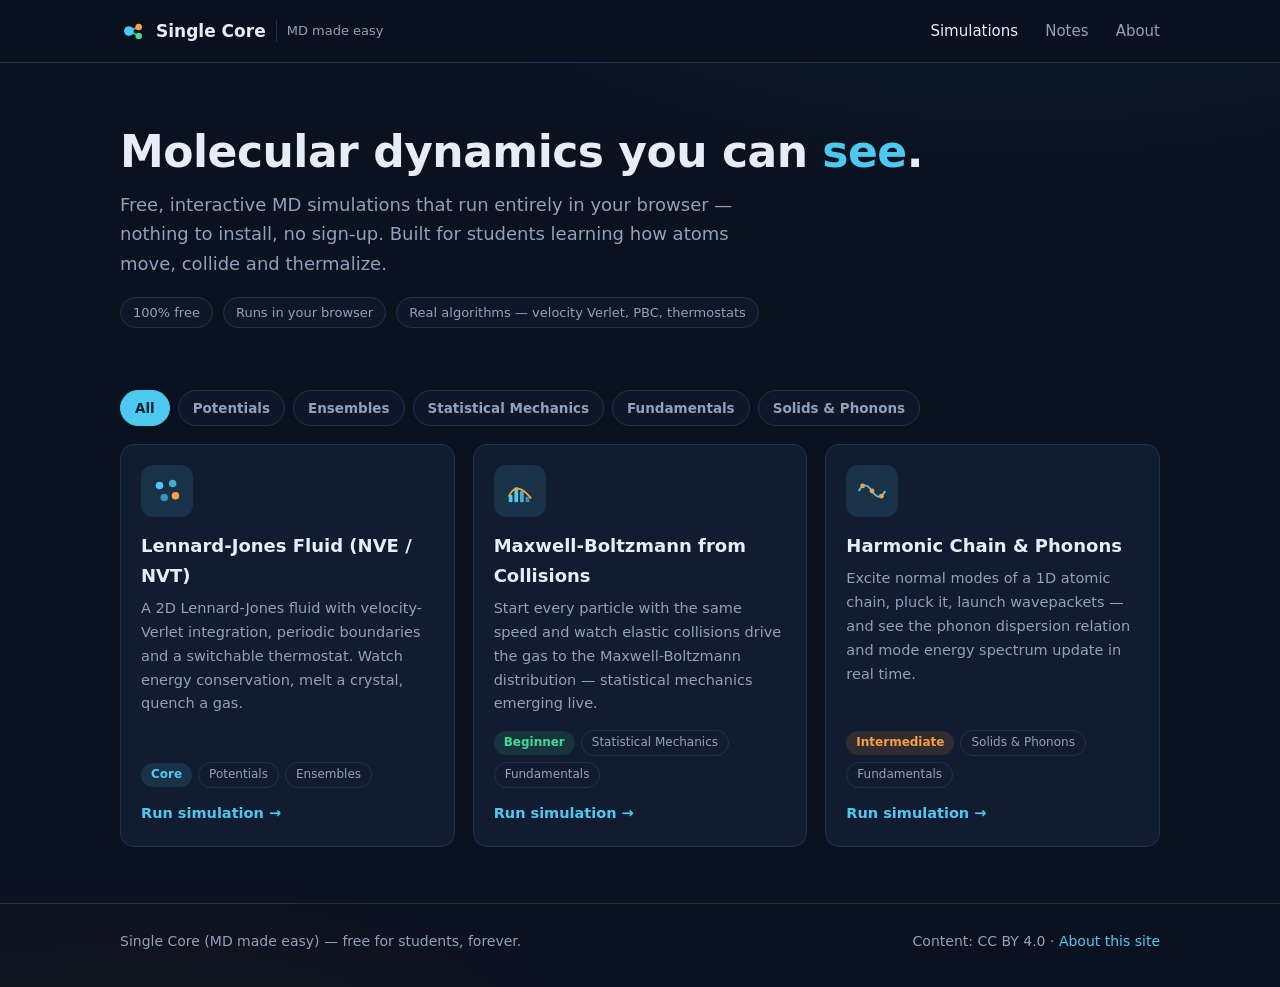
<file: index.html>
<!DOCTYPE html>
<html lang="en">
<head>
<meta charset="UTF-8">
<meta name="viewport" content="width=device-width, initial-scale=1.0">
<title>Single Core (MD made easy) — Interactive Molecular Dynamics Simulations</title>
<meta name="description" content="Free, interactive molecular dynamics simulations that run in your browser. Built for students learning MD: Lennard-Jones fluids, Maxwell-Boltzmann statistics, phonons and more.">
<link rel="stylesheet" href="assets/style.css">
<link rel="icon" href="data:image/svg+xml,<svg xmlns='http://www.w3.org/2000/svg' viewBox='0 0 32 32'><circle cx='11' cy='16' r='6' fill='%234cc9f0'/><circle cx='23' cy='11' r='4' fill='%23f9a03f'/><circle cx='23' cy='22' r='4' fill='%233ddc97'/></svg>">
</head>
<body>

<header class="site-head">
  <div class="wrap">
    <a class="brand" href="index.html">
      <svg width="26" height="26" viewBox="0 0 32 32" aria-hidden="true">
        <line x1="11" y1="16" x2="23" y2="11" stroke="#4cc9f0" stroke-width="2"/>
        <line x1="11" y1="16" x2="23" y2="22" stroke="#4cc9f0" stroke-width="2"/>
        <circle cx="11" cy="16" r="6" fill="#4cc9f0"/>
        <circle cx="23" cy="11" r="4" fill="#f9a03f"/>
        <circle cx="23" cy="22" r="4" fill="#3ddc97"/>
      </svg>
      Single Core <span class="domain">MD made easy</span>
    </a>
    <nav class="site-nav">
      <a href="index.html" class="active">Simulations</a>
      <a href="notes.html">Notes</a>
      <a href="about.html">About</a>
    </nav>
  </div>
</header>

<section class="hero">
  <div class="wrap">
    <h1>Molecular dynamics you can <span class="hl">see</span>.</h1>
    <p class="lead">Free, interactive MD simulations that run entirely in your browser —
    nothing to install, no sign-up. Built for students learning how atoms move,
    collide and thermalize.</p>
    <div class="badges">
      <span>100% free</span>
      <span>Runs in your browser</span>
      <span>Real algorithms — velocity Verlet, PBC, thermostats</span>
    </div>
  </div>
</section>

<main class="wrap">
  <div class="filters" id="filters"></div>
  <div class="grid" id="gallery"></div>
</main>

<footer class="site-foot">
  <div class="wrap">
    <span>Single Core (MD made easy) — free for students, forever.</span>
    <span>Content: CC BY 4.0 · <a href="about.html">About this site</a></span>
  </div>
</footer>

<script>
/* ============================================================
   ADD A NEW SIMULATION IN 2 STEPS:
   1. Drop your HTML file into the  sims/  folder.
   2. Add one entry to the SIMS array below. That's it —
      the card, tags and filters are generated automatically.
   ============================================================ */
const SIMS = [
  {
    file:  "sims/lennard-jones-fluid.html",
    title: "Lennard-Jones Fluid (NVE / NVT)",
    desc:  "A 2D Lennard-Jones fluid with velocity-Verlet integration, periodic boundaries and a switchable thermostat. Watch energy conservation, melt a crystal, quench a gas.",
    tags:  ["Potentials", "Ensembles"],
    level: "Core",
    icon:  "lj"
  },
  {
    file:  "sims/maxwell-boltzmann-gas.html",
    title: "Maxwell-Boltzmann from Collisions",
    desc:  "Start every particle with the same speed and watch elastic collisions drive the gas to the Maxwell-Boltzmann distribution — statistical mechanics emerging live.",
    tags:  ["Statistical Mechanics", "Fundamentals"],
    level: "Beginner",
    icon:  "mb"
  },
  {
    file:  "sims/harmonic-chain-phonons.html",
    title: "Harmonic Chain & Phonons",
    desc:  "Excite normal modes of a 1D atomic chain, pluck it, launch wavepackets — and see the phonon dispersion relation and mode energy spectrum update in real time.",
    tags:  ["Solids & Phonons", "Fundamentals"],
    level: "Intermediate",
    icon:  "ph"
  }
];

/* --- card icons (inline SVG) --- */
const ICONS = {
  lj: `<svg width="30" height="30" viewBox="0 0 32 32"><circle cx="8" cy="10" r="4" fill="#4cc9f0"/><circle cx="22" cy="8" r="4" fill="#4cc9f0" opacity=".8"/><circle cx="13" cy="23" r="4" fill="#4cc9f0" opacity=".65"/><circle cx="25" cy="21" r="4" fill="#f9a03f"/></svg>`,
  mb: `<svg width="30" height="30" viewBox="0 0 32 32"><rect x="4" y="20" width="4" height="8" rx="1" fill="#4cc9f0"/><rect x="10" y="12" width="4" height="16" rx="1" fill="#4cc9f0"/><rect x="16" y="16" width="4" height="12" rx="1" fill="#4cc9f0" opacity=".8"/><rect x="22" y="22" width="4" height="6" rx="1" fill="#4cc9f0" opacity=".6"/><path d="M4 22 Q 12 4 28 24" stroke="#f9a03f" stroke-width="2" fill="none"/></svg>`,
  ph: `<svg width="30" height="30" viewBox="0 0 32 32"><path d="M2 16 Q 8 4 16 16 T 30 16" stroke="#4cc9f0" stroke-width="2" fill="none"/><circle cx="6" cy="10.5" r="2.6" fill="#f9a03f"/><circle cx="16" cy="16" r="2.6" fill="#f9a03f"/><circle cx="26" cy="21.5" r="2.6" fill="#f9a03f"/></svg>`,
  default: `<svg width="30" height="30" viewBox="0 0 32 32"><circle cx="16" cy="16" r="6" fill="#4cc9f0"/><circle cx="26" cy="8" r="3" fill="#f9a03f"/></svg>`
};

const gallery = document.getElementById("gallery");
const filters = document.getElementById("filters");
let activeTag = "All";

function levelClass(l) { return "level " + l.toLowerCase().replace(/\s+/g, "-"); }

function render() {
  gallery.innerHTML = "";
  SIMS.filter(s => activeTag === "All" || s.tags.includes(activeTag))
      .forEach(s => {
    const card = document.createElement("div");
    card.className = "card";
    card.innerHTML = `
      <div class="icon">${ICONS[s.icon] || ICONS.default}</div>
      <h3><a href="${s.file}">${s.title}</a></h3>
      <p>${s.desc}</p>
      <div class="meta">
        <span class="${levelClass(s.level)}">${s.level}</span>
        ${s.tags.map(t => `<span class="tag">${t}</span>`).join("")}
      </div>
      <a class="run" href="${s.file}">Run simulation &rarr;</a>`;
    gallery.appendChild(card);
  });
}

function renderFilters() {
  const tags = ["All", ...new Set(SIMS.flatMap(s => s.tags))];
  filters.innerHTML = "";
  tags.forEach(t => {
    const c = document.createElement("span");
    c.className = "chip" + (t === activeTag ? " on" : "");
    c.textContent = t;
    c.onclick = () => { activeTag = t; renderFilters(); render(); };
    filters.appendChild(c);
  });
}

renderFilters();
render();
</script>
</body>
</html>
</file>
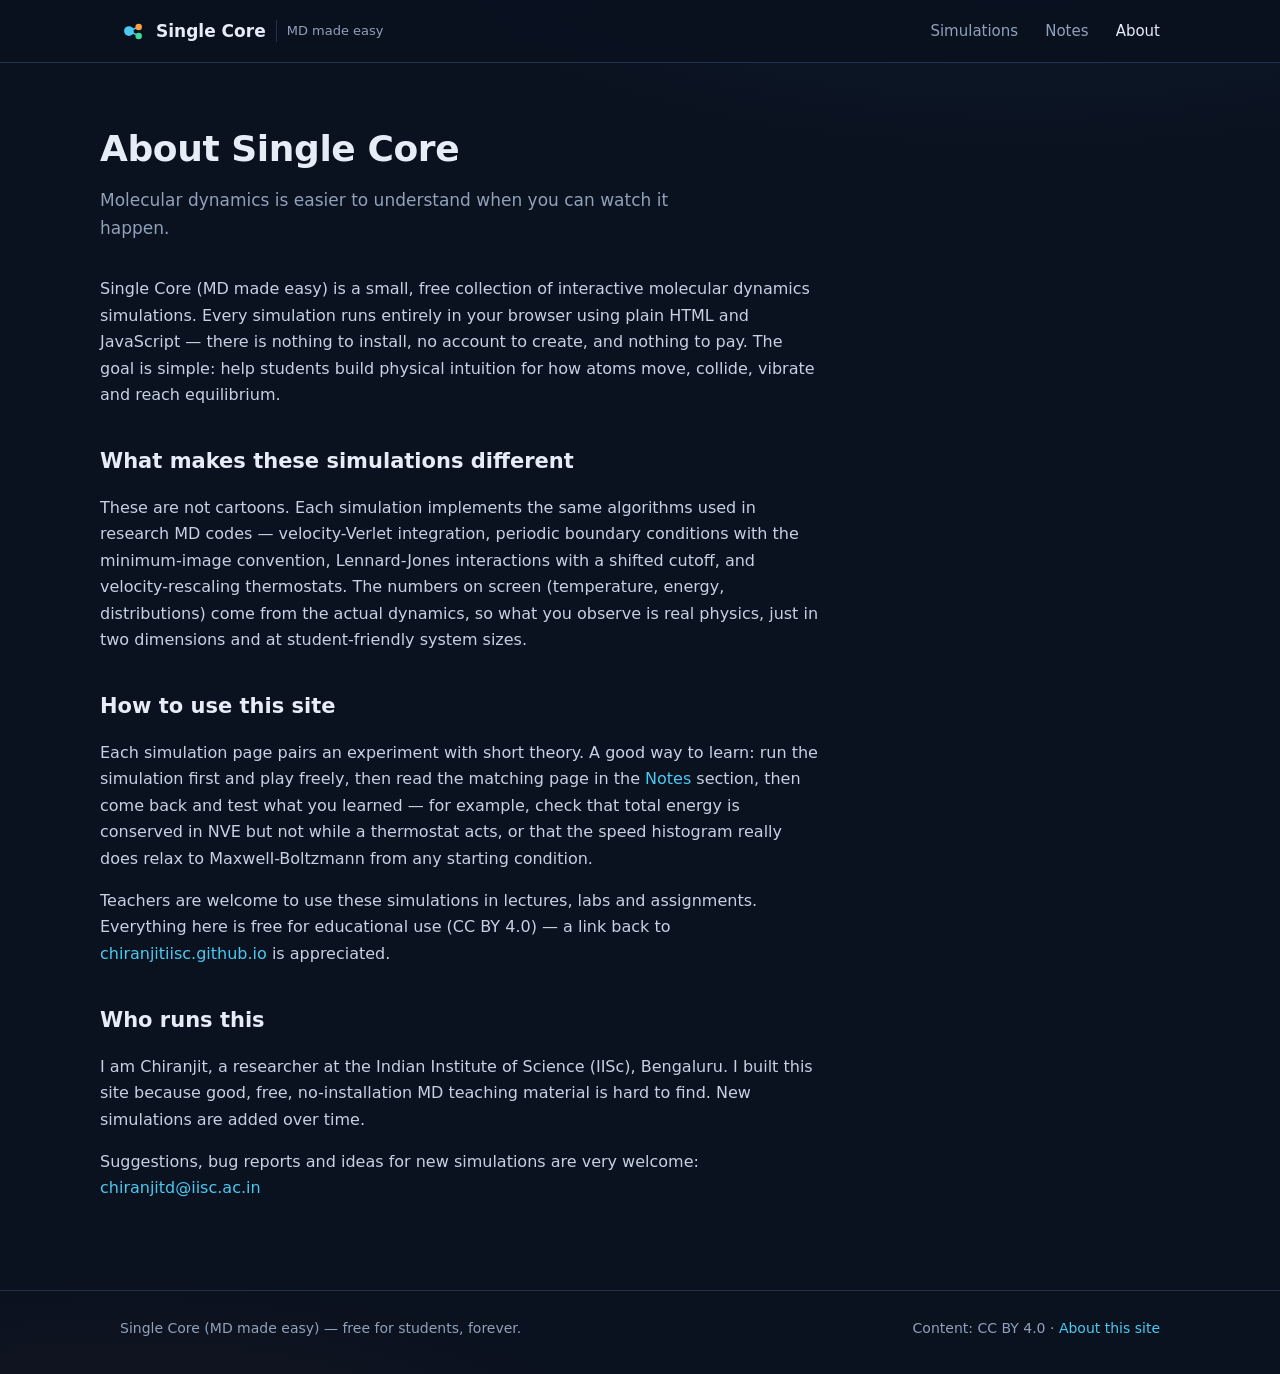
<file: about.html>
<!DOCTYPE html>
<html lang="en">
<head>
<meta charset="UTF-8">
<meta name="viewport" content="width=device-width, initial-scale=1.0">
<title>About — Single Core (MD made easy)</title>
<meta name="description" content="About Single Core (MD made easy): free interactive molecular dynamics simulations for students, by Chiranjit (IISc Bengaluru).">
<link rel="stylesheet" href="assets/style.css">
<link rel="icon" href="data:image/svg+xml,<svg xmlns='http://www.w3.org/2000/svg' viewBox='0 0 32 32'><circle cx='11' cy='16' r='6' fill='%234cc9f0'/><circle cx='23' cy='11' r='4' fill='%23f9a03f'/><circle cx='23' cy='22' r='4' fill='%233ddc97'/></svg>">
</head>
<body>

<header class="site-head">
  <div class="wrap">
    <a class="brand" href="index.html">
      <svg width="26" height="26" viewBox="0 0 32 32" aria-hidden="true">
        <line x1="11" y1="16" x2="23" y2="11" stroke="#4cc9f0" stroke-width="2"/>
        <line x1="11" y1="16" x2="23" y2="22" stroke="#4cc9f0" stroke-width="2"/>
        <circle cx="11" cy="16" r="6" fill="#4cc9f0"/>
        <circle cx="23" cy="11" r="4" fill="#f9a03f"/>
        <circle cx="23" cy="22" r="4" fill="#3ddc97"/>
      </svg>
      Single Core <span class="domain">MD made easy</span>
    </a>
    <nav class="site-nav">
      <a href="index.html">Simulations</a>
      <a href="notes.html">Notes</a>
      <a href="about.html" class="active">About</a>
    </nav>
  </div>
</header>

<main class="page wrap">
  <h1>About Single Core</h1>
  <p class="sub">Molecular dynamics is easier to understand when you can watch it happen.</p>

  <div class="prose">
    <p>
      Single Core (MD made easy) is a small, free collection of interactive molecular dynamics simulations.
      Every simulation runs entirely in your browser using plain HTML and JavaScript —
      there is nothing to install, no account to create, and nothing to pay.
      The goal is simple: help students build physical intuition for how atoms move,
      collide, vibrate and reach equilibrium.
    </p>

    <h2>What makes these simulations different</h2>
    <p>
      These are not cartoons. Each simulation implements the same algorithms used in
      research MD codes — velocity-Verlet integration, periodic boundary conditions with
      the minimum-image convention, Lennard-Jones interactions with a shifted cutoff,
      and velocity-rescaling thermostats. The numbers on screen (temperature, energy,
      distributions) come from the actual dynamics, so what you observe is real physics,
      just in two dimensions and at student-friendly system sizes.
    </p>

    <h2>How to use this site</h2>
    <p>
      Each simulation page pairs an experiment with short theory. A good way to learn:
      run the simulation first and play freely, then read the matching page in the
      <a href="notes.html">Notes</a> section, then come back and test what you learned —
      for example, check that total energy is conserved in NVE but not while a thermostat
      acts, or that the speed histogram really does relax to Maxwell-Boltzmann from any
      starting condition.
    </p>
    <p>
      Teachers are welcome to use these simulations in lectures, labs and assignments.
      Everything here is free for educational use (CC BY 4.0) — a link back to
      <a href="index.html">chiranjitiisc.github.io</a> is appreciated.
    </p>

    <h2>Who runs this</h2>
    <p>
      I am Chiranjit, a researcher at the Indian Institute of Science (IISc), Bengaluru.
      I built this site because good, free, no-installation MD teaching material is hard
      to find. New simulations are added over time.
    </p>
    <p>
      Suggestions, bug reports and ideas for new simulations are very welcome:
      <a href="mailto:chiranjitd@iisc.ac.in">chiranjitd@iisc.ac.in</a>
    </p>
  </div>
</main>

<footer class="site-foot">
  <div class="wrap">
    <span>Single Core (MD made easy) — free for students, forever.</span>
    <span>Content: CC BY 4.0 · <a href="about.html">About this site</a></span>
  </div>
</footer>

</body>
</html>
</file>
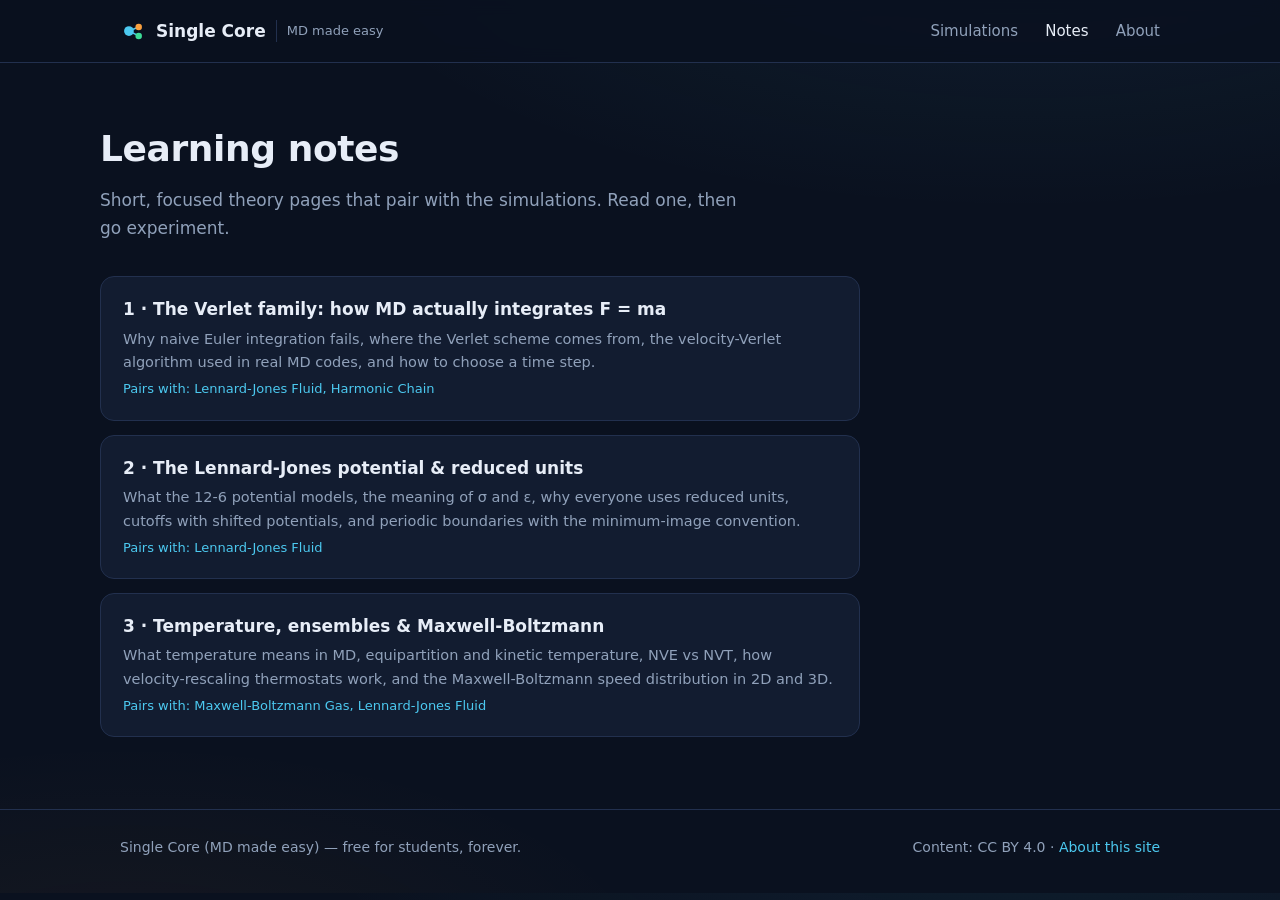
<file: notes.html>
<!DOCTYPE html>
<html lang="en">
<head>
<meta charset="UTF-8">
<meta name="viewport" content="width=device-width, initial-scale=1.0">
<title>Learning Notes — Single Core (MD made easy)</title>
<meta name="description" content="Short theory notes that accompany the Single Core simulations: Verlet integration, the Lennard-Jones potential, temperature and ensembles.">
<link rel="stylesheet" href="assets/style.css">
<link rel="icon" href="data:image/svg+xml,<svg xmlns='http://www.w3.org/2000/svg' viewBox='0 0 32 32'><circle cx='11' cy='16' r='6' fill='%234cc9f0'/><circle cx='23' cy='11' r='4' fill='%23f9a03f'/><circle cx='23' cy='22' r='4' fill='%233ddc97'/></svg>">
</head>
<body>

<header class="site-head">
  <div class="wrap">
    <a class="brand" href="index.html">
      <svg width="26" height="26" viewBox="0 0 32 32" aria-hidden="true">
        <line x1="11" y1="16" x2="23" y2="11" stroke="#4cc9f0" stroke-width="2"/>
        <line x1="11" y1="16" x2="23" y2="22" stroke="#4cc9f0" stroke-width="2"/>
        <circle cx="11" cy="16" r="6" fill="#4cc9f0"/>
        <circle cx="23" cy="11" r="4" fill="#f9a03f"/>
        <circle cx="23" cy="22" r="4" fill="#3ddc97"/>
      </svg>
      Single Core <span class="domain">MD made easy</span>
    </a>
    <nav class="site-nav">
      <a href="index.html">Simulations</a>
      <a href="notes.html" class="active">Notes</a>
      <a href="about.html">About</a>
    </nav>
  </div>
</header>

<main class="page wrap">
  <h1>Learning notes</h1>
  <p class="sub">Short, focused theory pages that pair with the simulations.
  Read one, then go experiment.</p>

  <div class="note-list">
    <a class="note-item" href="notes/velocity-verlet.html">
      <h3>1 · The Verlet family: how MD actually integrates F = ma</h3>
      <p>Why naive Euler integration fails, where the Verlet scheme comes from,
      the velocity-Verlet algorithm used in real MD codes, and how to choose a time step.</p>
      <span class="goes-with">Pairs with: Lennard-Jones Fluid, Harmonic Chain</span>
    </a>

    <a class="note-item" href="notes/lennard-jones-potential.html">
      <h3>2 · The Lennard-Jones potential &amp; reduced units</h3>
      <p>What the 12-6 potential models, the meaning of &sigma; and &epsilon;, why everyone
      uses reduced units, cutoffs with shifted potentials, and periodic boundaries with
      the minimum-image convention.</p>
      <span class="goes-with">Pairs with: Lennard-Jones Fluid</span>
    </a>

    <a class="note-item" href="notes/temperature-ensembles.html">
      <h3>3 · Temperature, ensembles &amp; Maxwell-Boltzmann</h3>
      <p>What temperature means in MD, equipartition and kinetic temperature, NVE vs NVT,
      how velocity-rescaling thermostats work, and the Maxwell-Boltzmann speed
      distribution in 2D and 3D.</p>
      <span class="goes-with">Pairs with: Maxwell-Boltzmann Gas, Lennard-Jones Fluid</span>
    </a>
  </div>
</main>

<footer class="site-foot">
  <div class="wrap">
    <span>Single Core (MD made easy) — free for students, forever.</span>
    <span>Content: CC BY 4.0 · <a href="about.html">About this site</a></span>
  </div>
</footer>

</body>
</html>
</file>
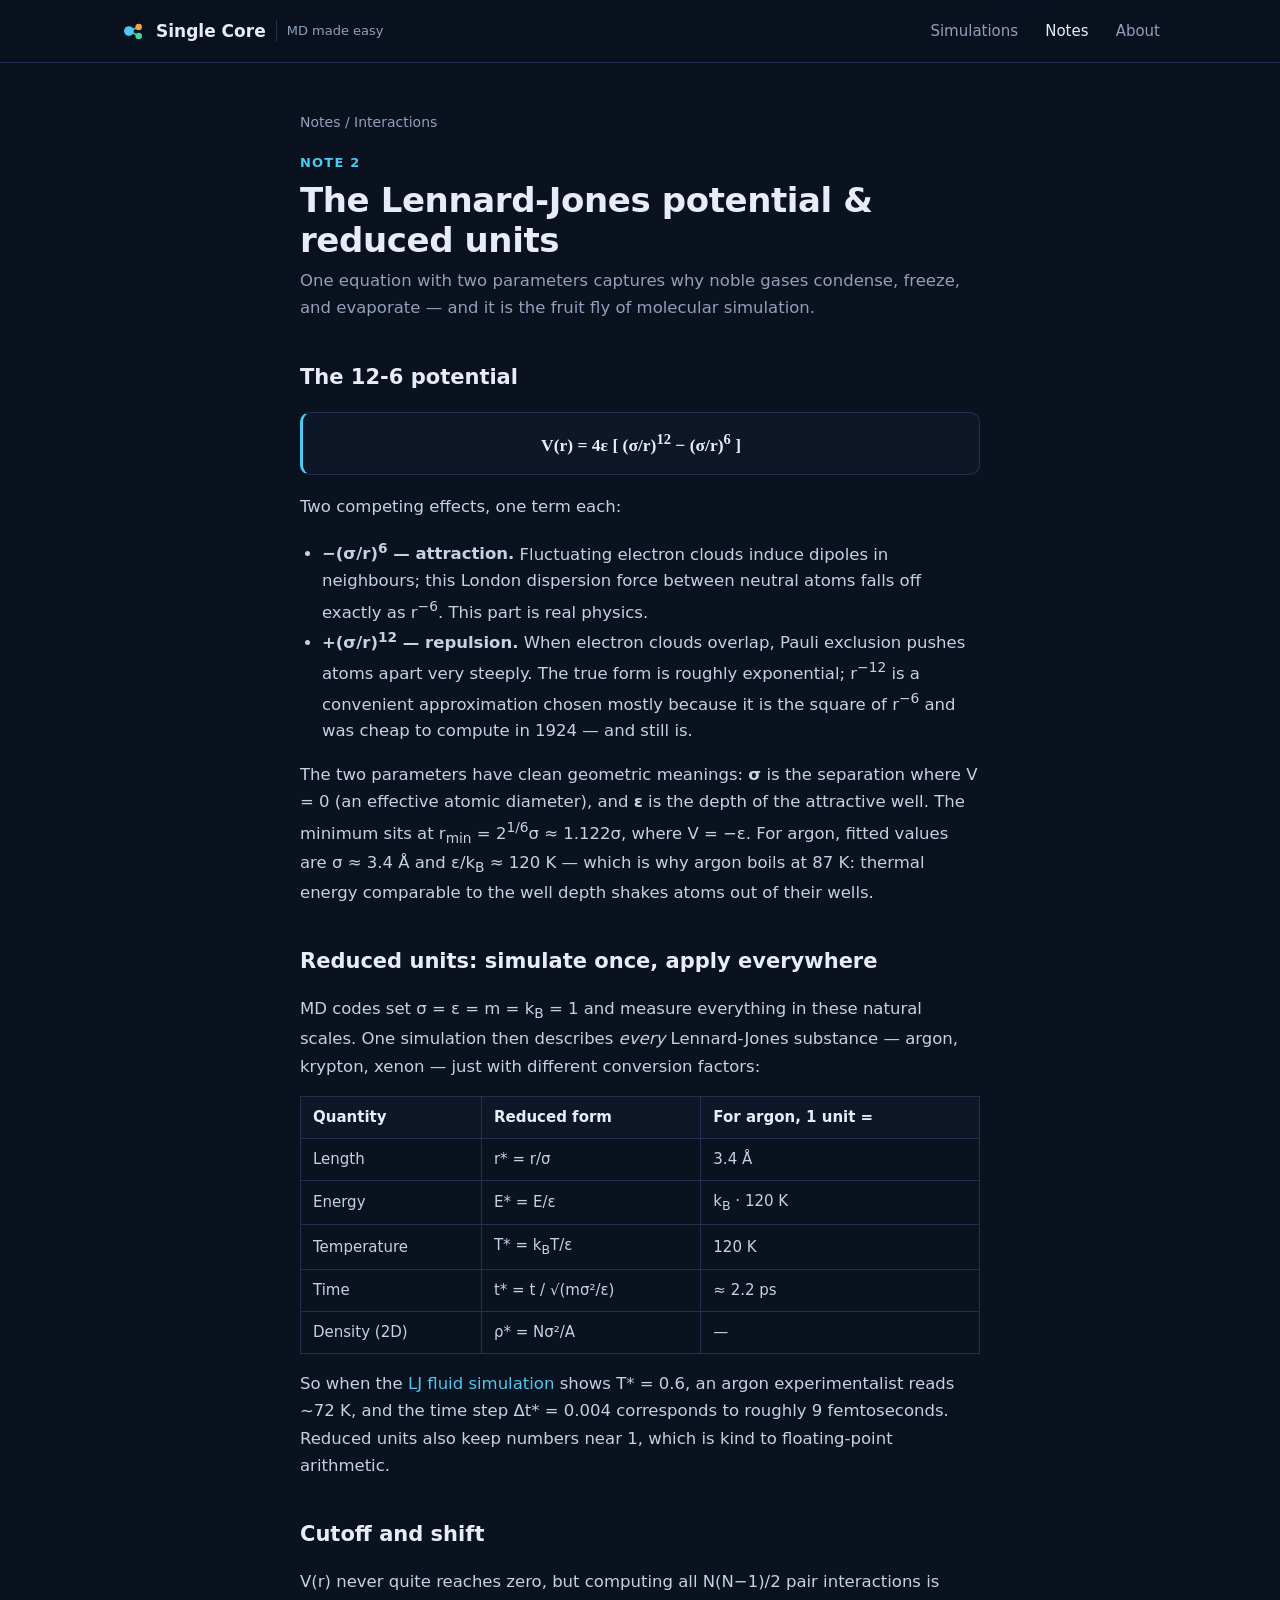
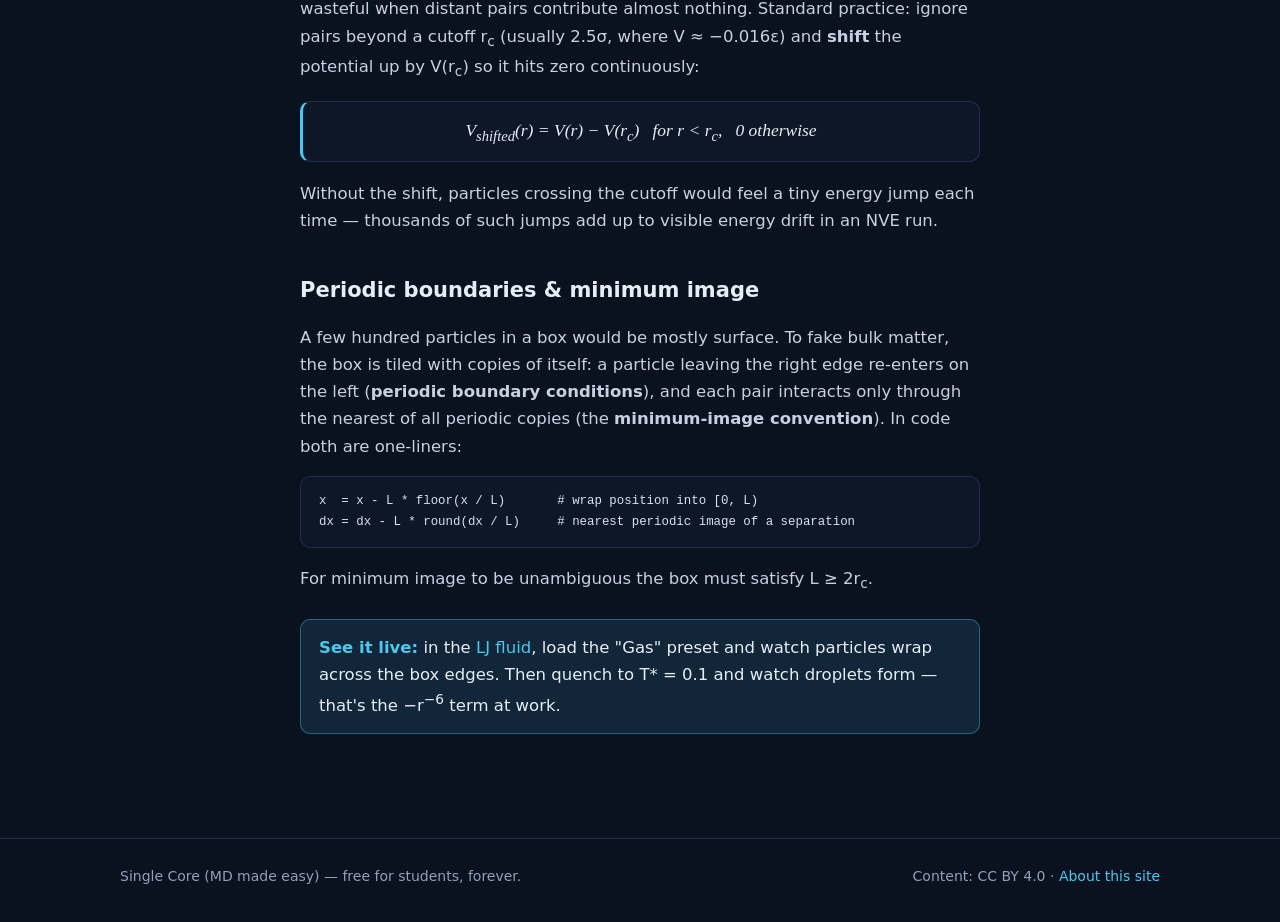
<file: notes/lennard-jones-potential.html>
<!DOCTYPE html>
<html lang="en">
<head>
<meta charset="UTF-8">
<meta name="viewport" content="width=device-width, initial-scale=1.0">
<title>The Lennard-Jones Potential &amp; Reduced Units — Single Core (MD made easy)</title>
<meta name="description" content="What the 12-6 Lennard-Jones potential models, the meaning of sigma and epsilon, reduced units, cutoffs, and periodic boundary conditions with the minimum-image convention.">
<link rel="stylesheet" href="../assets/style.css">
<link rel="icon" href="data:image/svg+xml,<svg xmlns='http://www.w3.org/2000/svg' viewBox='0 0 32 32'><circle cx='11' cy='16' r='6' fill='%234cc9f0'/><circle cx='23' cy='11' r='4' fill='%23f9a03f'/><circle cx='23' cy='22' r='4' fill='%233ddc97'/></svg>">
</head>
<body>

<header class="site-head">
  <div class="wrap">
    <a class="brand" href="../index.html">
      <svg width="26" height="26" viewBox="0 0 32 32" aria-hidden="true">
        <line x1="11" y1="16" x2="23" y2="11" stroke="#4cc9f0" stroke-width="2"/>
        <line x1="11" y1="16" x2="23" y2="22" stroke="#4cc9f0" stroke-width="2"/>
        <circle cx="11" cy="16" r="6" fill="#4cc9f0"/>
        <circle cx="23" cy="11" r="4" fill="#f9a03f"/>
        <circle cx="23" cy="22" r="4" fill="#3ddc97"/>
      </svg>
      Single Core <span class="domain">MD made easy</span>
    </a>
    <nav class="site-nav">
      <a href="../index.html">Simulations</a>
      <a href="../notes.html" class="active">Notes</a>
      <a href="../about.html">About</a>
    </nav>
  </div>
</header>

<article class="article">
  <div class="crumbs"><a href="../notes.html">Notes</a> / Interactions</div>
  <div class="kicker">Note 2</div>
  <h1>The Lennard-Jones potential &amp; reduced units</h1>
  <p class="sub">One equation with two parameters captures why noble gases condense,
  freeze, and evaporate — and it is the fruit fly of molecular simulation.</p>

  <h2>The 12-6 potential</h2>
  <div class="eq"><b>V(r) = 4&epsilon; [ (&sigma;/r)<sup>12</sup> &minus; (&sigma;/r)<sup>6</sup> ]</b></div>
  <p>
    Two competing effects, one term each:
  </p>
  <ul>
    <li><b>&minus;(&sigma;/r)<sup>6</sup> — attraction.</b> Fluctuating electron clouds induce dipoles in
    neighbours; this London dispersion force between neutral atoms falls off exactly as
    r<sup>&minus;6</sup>. This part is real physics.</li>
    <li><b>+(&sigma;/r)<sup>12</sup> — repulsion.</b> When electron clouds overlap, Pauli exclusion
    pushes atoms apart very steeply. The true form is roughly exponential; r<sup>&minus;12</sup>
    is a convenient approximation chosen mostly because it is the square of r<sup>&minus;6</sup>
    and was cheap to compute in 1924 — and still is.</li>
  </ul>
  <p>
    The two parameters have clean geometric meanings: <b>&sigma;</b> is the separation where
    V = 0 (an effective atomic diameter), and <b>&epsilon;</b> is the depth of the attractive
    well. The minimum sits at r<sub>min</sub> = 2<sup>1/6</sup>&sigma; &asymp; 1.122&sigma;,
    where V = &minus;&epsilon;. For argon, fitted values are &sigma; &asymp; 3.4 &Aring; and
    &epsilon;/k<sub>B</sub> &asymp; 120 K — which is why argon boils at 87 K: thermal energy
    comparable to the well depth shakes atoms out of their wells.
  </p>

  <h2>Reduced units: simulate once, apply everywhere</h2>
  <p>
    MD codes set &sigma; = &epsilon; = m = k<sub>B</sub> = 1 and measure everything in these
    natural scales. One simulation then describes <i>every</i> Lennard-Jones substance —
    argon, krypton, xenon — just with different conversion factors:
  </p>
  <table class="reduced">
    <tr><th>Quantity</th><th>Reduced form</th><th>For argon, 1 unit =</th></tr>
    <tr><td>Length</td><td>r* = r/&sigma;</td><td>3.4 &Aring;</td></tr>
    <tr><td>Energy</td><td>E* = E/&epsilon;</td><td>k<sub>B</sub> &middot; 120 K</td></tr>
    <tr><td>Temperature</td><td>T* = k<sub>B</sub>T/&epsilon;</td><td>120 K</td></tr>
    <tr><td>Time</td><td>t* = t / &radic;(m&sigma;&sup2;/&epsilon;)</td><td>&asymp; 2.2 ps</td></tr>
    <tr><td>Density (2D)</td><td>&rho;* = N&sigma;&sup2;/A</td><td>—</td></tr>
  </table>
  <p>
    So when the <a href="../sims/lennard-jones-fluid.html">LJ fluid simulation</a> shows
    T* = 0.6, an argon experimentalist reads ~72 K, and the time step &Delta;t* = 0.004
    corresponds to roughly 9 femtoseconds. Reduced units also keep numbers near 1,
    which is kind to floating-point arithmetic.
  </p>

  <h2>Cutoff and shift</h2>
  <p>
    V(r) never quite reaches zero, but computing all N(N&minus;1)/2 pair interactions is
    wasteful when distant pairs contribute almost nothing. Standard practice: ignore pairs
    beyond a cutoff r<sub>c</sub> (usually 2.5&sigma;, where V &asymp; &minus;0.016&epsilon;)
    and <b>shift</b> the potential up by V(r<sub>c</sub>) so it hits zero continuously:
  </p>
  <div class="eq">V<sub>shifted</sub>(r) = V(r) &minus; V(r<sub>c</sub>) &nbsp; for r &lt; r<sub>c</sub>, &nbsp; 0 otherwise</div>
  <p>
    Without the shift, particles crossing the cutoff would feel a tiny energy jump each time
    — thousands of such jumps add up to visible energy drift in an NVE run.
  </p>

  <h2>Periodic boundaries &amp; minimum image</h2>
  <p>
    A few hundred particles in a box would be mostly surface. To fake bulk matter, the box
    is tiled with copies of itself: a particle leaving the right edge re-enters on the left
    (<b>periodic boundary conditions</b>), and each pair interacts only through the nearest
    of all periodic copies (the <b>minimum-image convention</b>). In code both are one-liners:
  </p>
  <pre><code>x  = x - L * floor(x / L)       # wrap position into [0, L)
dx = dx - L * round(dx / L)     # nearest periodic image of a separation</code></pre>
  <p>
    For minimum image to be unambiguous the box must satisfy L &ge; 2r<sub>c</sub>.
  </p>

  <div class="try">
    <b>See it live:</b> in the <a href="../sims/lennard-jones-fluid.html">LJ fluid</a>,
    load the "Gas" preset and watch particles wrap across the box edges. Then quench to
    T* = 0.1 and watch droplets form — that's the &minus;r<sup>&minus;6</sup> term at work.
  </div>
</article>

<footer class="site-foot">
  <div class="wrap">
    <span>Single Core (MD made easy) — free for students, forever.</span>
    <span>Content: CC BY 4.0 · <a href="../about.html">About this site</a></span>
  </div>
</footer>

</body>
</html>
</file>
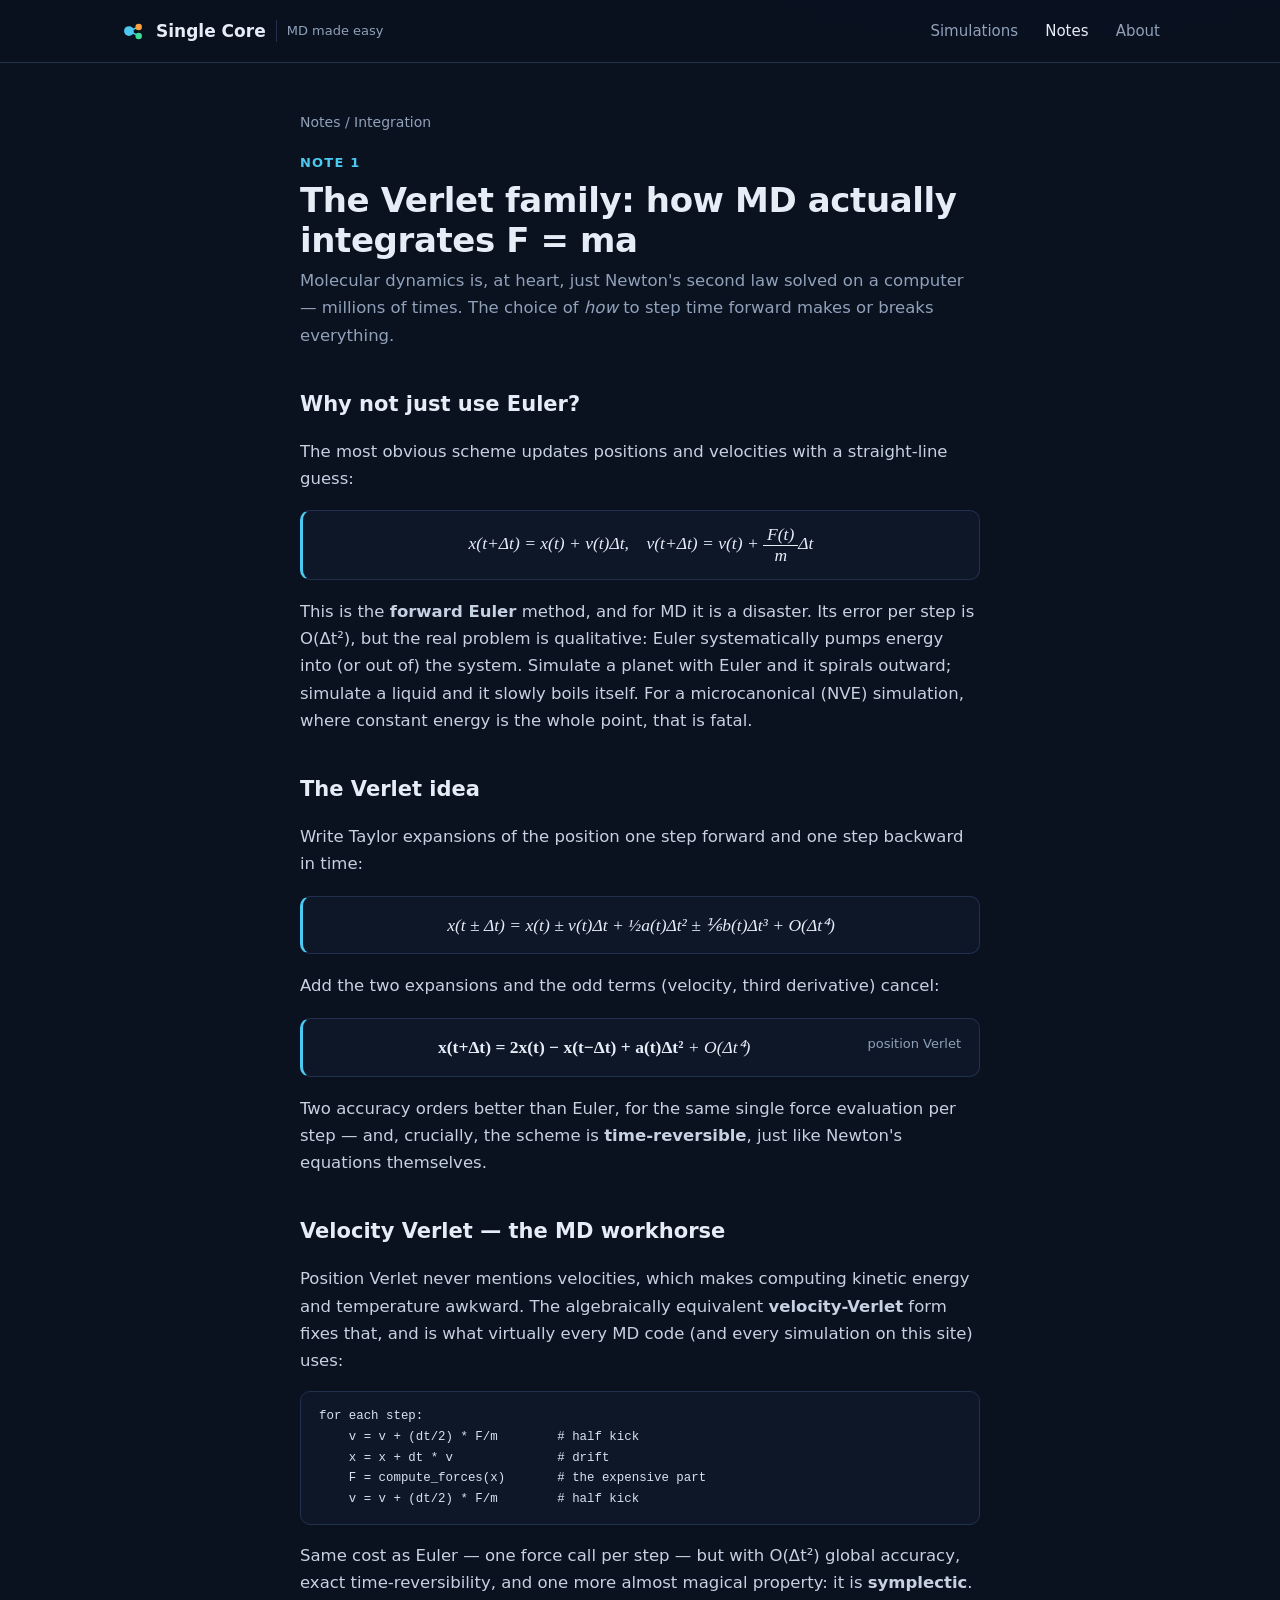
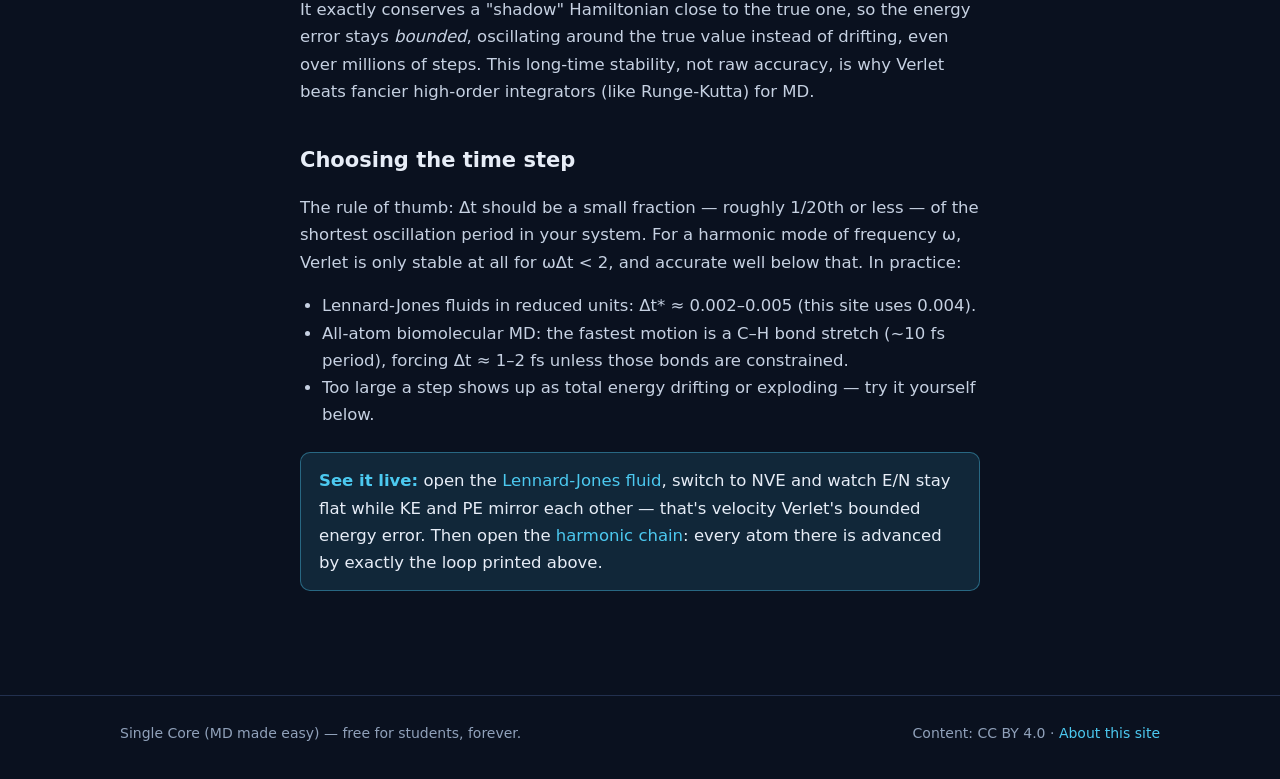
<file: notes/velocity-verlet.html>
<!DOCTYPE html>
<html lang="en">
<head>
<meta charset="UTF-8">
<meta name="viewport" content="width=device-width, initial-scale=1.0">
<title>The Verlet Family: How MD Integrates F = ma — Single Core (MD made easy)</title>
<meta name="description" content="Why Euler integration fails for molecular dynamics, where the Verlet scheme comes from, the velocity-Verlet algorithm, and how to choose a time step.">
<link rel="stylesheet" href="../assets/style.css">
<link rel="icon" href="data:image/svg+xml,<svg xmlns='http://www.w3.org/2000/svg' viewBox='0 0 32 32'><circle cx='11' cy='16' r='6' fill='%234cc9f0'/><circle cx='23' cy='11' r='4' fill='%23f9a03f'/><circle cx='23' cy='22' r='4' fill='%233ddc97'/></svg>">
</head>
<body>

<header class="site-head">
  <div class="wrap">
    <a class="brand" href="../index.html">
      <svg width="26" height="26" viewBox="0 0 32 32" aria-hidden="true">
        <line x1="11" y1="16" x2="23" y2="11" stroke="#4cc9f0" stroke-width="2"/>
        <line x1="11" y1="16" x2="23" y2="22" stroke="#4cc9f0" stroke-width="2"/>
        <circle cx="11" cy="16" r="6" fill="#4cc9f0"/>
        <circle cx="23" cy="11" r="4" fill="#f9a03f"/>
        <circle cx="23" cy="22" r="4" fill="#3ddc97"/>
      </svg>
      Single Core <span class="domain">MD made easy</span>
    </a>
    <nav class="site-nav">
      <a href="../index.html">Simulations</a>
      <a href="../notes.html" class="active">Notes</a>
      <a href="../about.html">About</a>
    </nav>
  </div>
</header>

<article class="article">
  <div class="crumbs"><a href="../notes.html">Notes</a> / Integration</div>
  <div class="kicker">Note 1</div>
  <h1>The Verlet family: how MD actually integrates F&nbsp;=&nbsp;ma</h1>
  <p class="sub">Molecular dynamics is, at heart, just Newton's second law solved on a computer —
  millions of times. The choice of <i>how</i> to step time forward makes or breaks everything.</p>

  <h2>Why not just use Euler?</h2>
  <p>
    The most obvious scheme updates positions and velocities with a straight-line guess:
  </p>
  <div class="eq">x(t+&Delta;t) = x(t) + v(t)&Delta;t, &nbsp;&nbsp; v(t+&Delta;t) = v(t) + <span class="frac"><span>F(t)</span><span>m</span></span>&Delta;t</div>
  <p>
    This is the <b>forward Euler</b> method, and for MD it is a disaster. Its error per step is
    O(&Delta;t&sup2;), but the real problem is qualitative: Euler systematically pumps energy into
    (or out of) the system. Simulate a planet with Euler and it spirals outward; simulate a
    liquid and it slowly boils itself. For a microcanonical (NVE) simulation, where constant
    energy is the whole point, that is fatal.
  </p>

  <h2>The Verlet idea</h2>
  <p>
    Write Taylor expansions of the position one step forward and one step backward in time:
  </p>
  <div class="eq">x(t &plusmn; &Delta;t) = x(t) &plusmn; v(t)&Delta;t + &frac12;a(t)&Delta;t&sup2; &plusmn; &#8537;b(t)&Delta;t&sup3; + O(&Delta;t&#8308;)</div>
  <p>
    Add the two expansions and the odd terms (velocity, third derivative) cancel:
  </p>
  <div class="eq"><b>x(t+&Delta;t) = 2x(t) &minus; x(t&minus;&Delta;t) + a(t)&Delta;t&sup2;</b> + O(&Delta;t&#8308;)<span class="lbl">position Verlet</span></div>
  <p>
    Two accuracy orders better than Euler, for the same single force evaluation per step —
    and, crucially, the scheme is <b>time-reversible</b>, just like Newton's equations themselves.
  </p>

  <h2>Velocity Verlet — the MD workhorse</h2>
  <p>
    Position Verlet never mentions velocities, which makes computing kinetic energy and
    temperature awkward. The algebraically equivalent <b>velocity-Verlet</b> form fixes that,
    and is what virtually every MD code (and every simulation on this site) uses:
  </p>
  <pre><code>for each step:
    v = v + (dt/2) * F/m        # half kick
    x = x + dt * v              # drift
    F = compute_forces(x)       # the expensive part
    v = v + (dt/2) * F/m        # half kick</code></pre>
  <p>
    Same cost as Euler — one force call per step — but with O(&Delta;t&sup2;) global accuracy,
    exact time-reversibility, and one more almost magical property: it is <b>symplectic</b>.
    It exactly conserves a "shadow" Hamiltonian close to the true one, so the energy error
    stays <i>bounded</i>, oscillating around the true value instead of drifting, even over
    millions of steps. This long-time stability, not raw accuracy, is why Verlet beats
    fancier high-order integrators (like Runge-Kutta) for MD.
  </p>

  <h2>Choosing the time step</h2>
  <p>
    The rule of thumb: &Delta;t should be a small fraction — roughly 1/20th or less — of the
    shortest oscillation period in your system. For a harmonic mode of frequency &omega;,
    Verlet is only stable at all for &omega;&Delta;t &lt; 2, and accurate well below that.
    In practice:
  </p>
  <ul>
    <li>Lennard-Jones fluids in reduced units: &Delta;t* &asymp; 0.002–0.005 (this site uses 0.004).</li>
    <li>All-atom biomolecular MD: the fastest motion is a C–H bond stretch (~10 fs period), forcing &Delta;t &asymp; 1–2 fs unless those bonds are constrained.</li>
    <li>Too large a step shows up as total energy drifting or exploding — try it yourself below.</li>
  </ul>

  <div class="try">
    <b>See it live:</b> open the <a href="../sims/lennard-jones-fluid.html">Lennard-Jones fluid</a>,
    switch to NVE and watch E/N stay flat while KE and PE mirror each other — that's velocity
    Verlet's bounded energy error. Then open the
    <a href="../sims/harmonic-chain-phonons.html">harmonic chain</a>: every atom there is
    advanced by exactly the loop printed above.
  </div>
</article>

<footer class="site-foot">
  <div class="wrap">
    <span>Single Core (MD made easy) — free for students, forever.</span>
    <span>Content: CC BY 4.0 · <a href="../about.html">About this site</a></span>
  </div>
</footer>

</body>
</html>
</file>
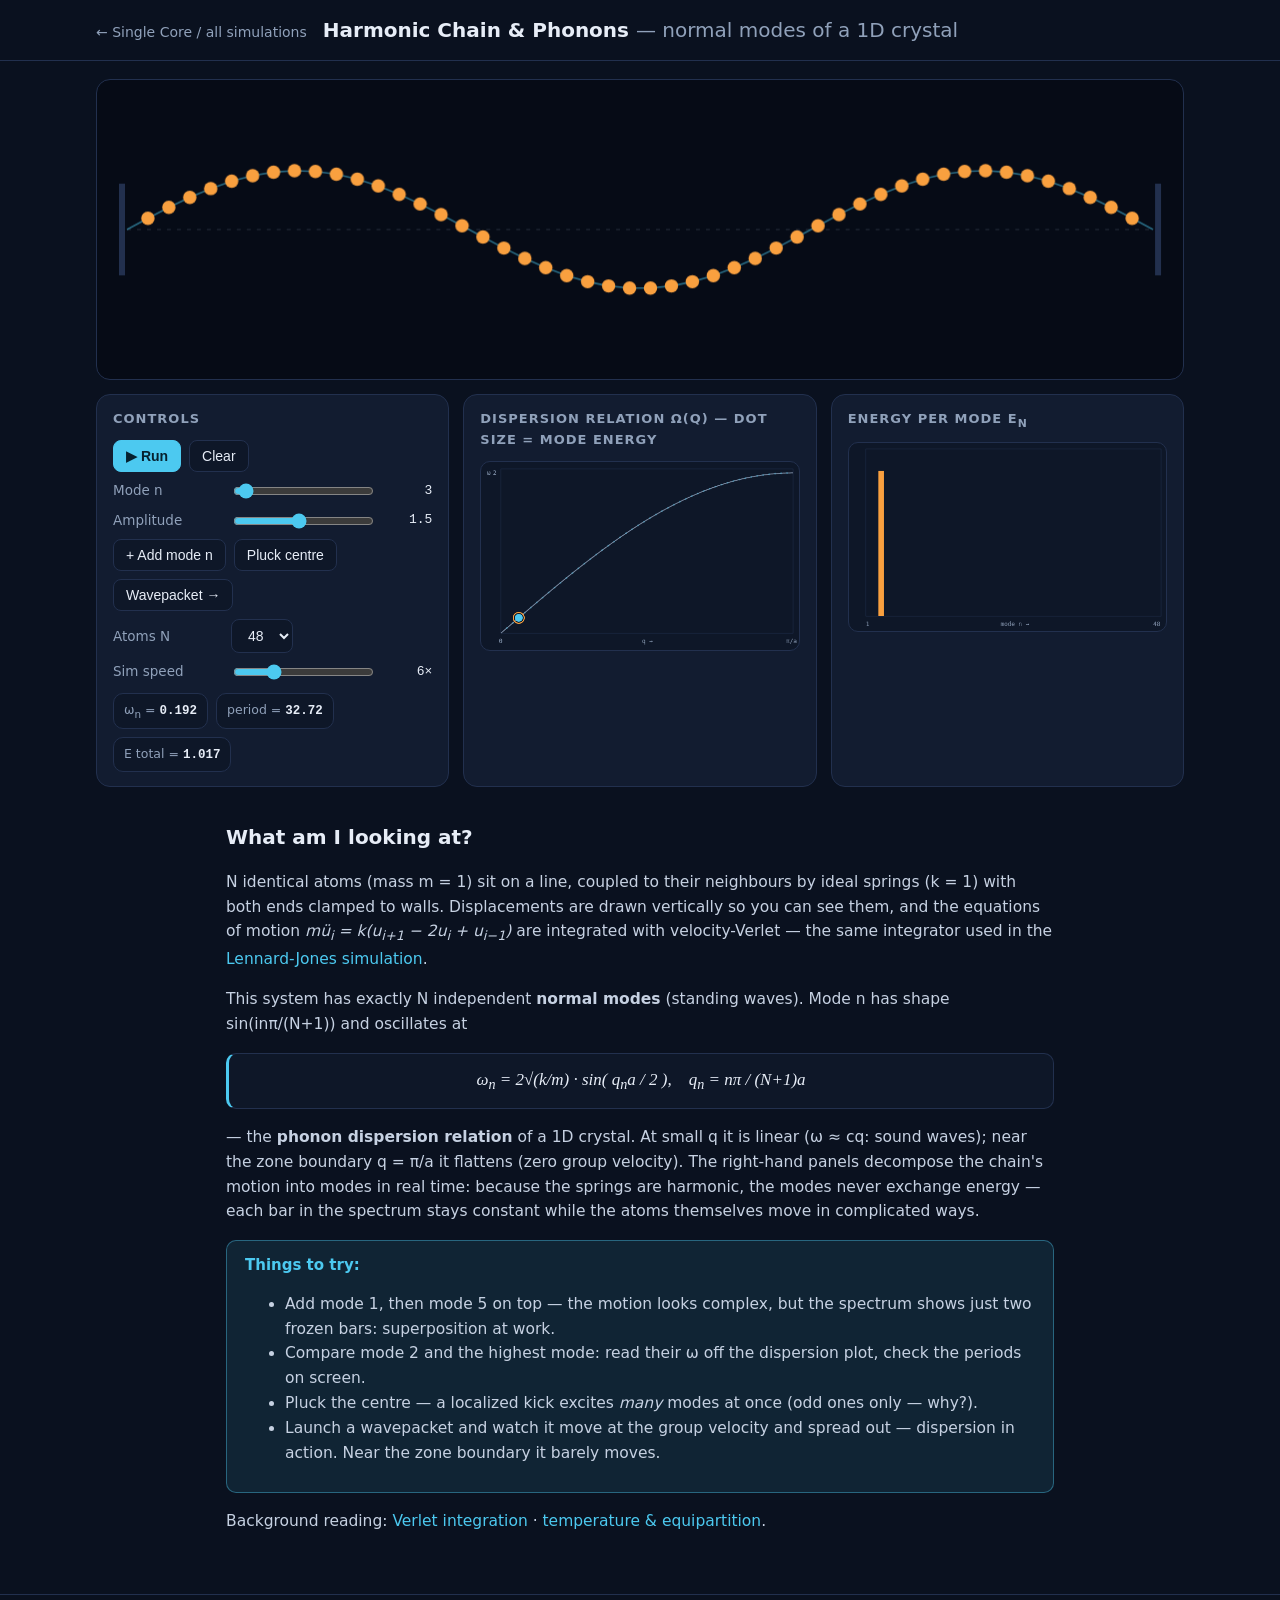
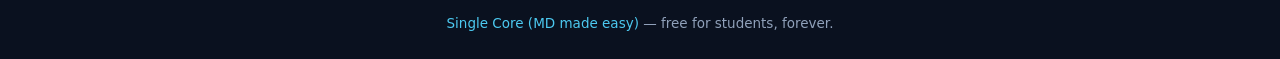
<file: sims/harmonic-chain-phonons.html>
<!DOCTYPE html>
<html lang="en">
<head>
<meta charset="UTF-8">
<meta name="viewport" content="width=device-width, initial-scale=1.0">
<title>Harmonic Chain &amp; Phonons — Single Core (MD made easy)</title>
<meta name="description" content="Interactive 1D harmonic chain: excite normal modes, launch wavepackets, and watch the phonon dispersion relation and mode energy spectrum in real time.">
<style>
  :root {
    --bg:#0a111f; --panel:#121c30; --panel2:#0e1728; --border:#22304e;
    --text:#e7edf7; --muted:#90a1ba; --accent:#4cc9f0; --amber:#f9a03f; --green:#3ddc97;
  }
  * { box-sizing:border-box; }
  body { margin:0; background:var(--bg); color:var(--text);
         font:15px/1.6 system-ui,-apple-system,"Segoe UI",Roboto,Arial,sans-serif; }
  a { color:var(--accent); text-decoration:none; }
  a:hover { text-decoration:underline; }
  .wrap { max-width:1120px; margin:0 auto; padding:0 16px; }
  header.bar { border-bottom:1px solid var(--border); padding:14px 0; margin-bottom:18px; }
  header.bar .wrap { display:flex; align-items:baseline; gap:16px; flex-wrap:wrap; }
  header.bar h1 { font-size:20px; margin:0; }
  header.bar .back { font-size:14px; color:var(--muted); }
  header.bar .back:hover { color:var(--accent); }
  canvas.chain { width:100%; display:block; border-radius:14px;
                 border:1px solid var(--border); background:#060b16; }
  .panels { display:flex; gap:14px; margin-top:14px; flex-wrap:wrap; align-items:stretch; }
  .panel { background:var(--panel); border:1px solid var(--border);
           border-radius:14px; padding:14px 16px; }
  .panel h2 { font-size:13px; text-transform:uppercase; letter-spacing:1px;
              color:var(--muted); margin:0 0 10px; }
  .p-ctrl { flex:1 1 300px; min-width:280px; }
  .p-disp { flex:1 1 300px; min-width:280px; }
  .p-spec { flex:1 1 300px; min-width:280px; }
  canvas.small { width:100%; height:190px; display:block; background:var(--panel2);
                 border:1px solid var(--border); border-radius:10px; }
  .row { display:flex; align-items:center; gap:10px; margin:8px 0; flex-wrap:wrap; }
  .row label { flex:0 0 108px; font-size:13.5px; color:var(--muted); }
  .row input[type=range] { flex:1; accent-color:var(--accent); min-width:90px; }
  .row .val { flex:0 0 46px; text-align:right; font-family:ui-monospace,Consolas,monospace; font-size:13px; }
  select, button { background:var(--panel2); color:var(--text); border:1px solid var(--border);
                   border-radius:8px; padding:7px 12px; font-size:14px; cursor:pointer; }
  select:hover, button:hover { border-color:var(--accent); }
  button.primary { background:var(--accent); color:#06212e; font-weight:700; border-color:var(--accent); }
  .btnrow { display:flex; gap:8px; flex-wrap:wrap; margin:6px 0; }
  .readout { display:flex; gap:8px; flex-wrap:wrap; margin-top:10px; }
  .stat { background:var(--panel2); border:1px solid var(--border); border-radius:10px;
          padding:6px 10px; font-size:12.5px; color:var(--muted); }
  .stat b { font-family:ui-monospace,Consolas,monospace; color:var(--text); font-weight:600; }
  .theory { max-width:860px; margin:34px auto 60px; padding:0 16px; }
  .theory h2 { font-size:20px; }
  .theory p, .theory li { color:#c6d1e2; font-size:15.5px; }
  .theory .try { background:rgba(76,201,240,0.1); border:1px solid rgba(76,201,240,0.4);
                 border-radius:10px; padding:12px 18px; }
  .theory .try b { color:var(--accent); }
  .eq { font-family:Georgia,serif; font-style:italic; font-size:17px; text-align:center;
        background:var(--panel2); border:1px solid var(--border); border-left:3px solid var(--accent);
        border-radius:10px; padding:12px; margin:16px 0; }
  footer { border-top:1px solid var(--border); color:var(--muted); font-size:13.5px;
           padding:18px 0 26px; text-align:center; }
</style>
</head>
<body>

<header class="bar">
  <div class="wrap">
    <a class="back" href="../index.html">&larr; Single Core / all simulations</a>
    <h1>Harmonic Chain &amp; Phonons <span style="color:var(--muted);font-weight:400">— normal modes of a 1D crystal</span></h1>
  </div>
</header>

<div class="wrap">
  <canvas id="chain" class="chain" width="1088" height="300"></canvas>

  <div class="panels">
    <div class="panel p-ctrl">
      <h2>Controls</h2>
      <div class="btnrow">
        <button id="runBtn" class="primary">&#9654; Run</button>
        <button id="clearBtn">Clear</button>
      </div>
      <div class="row">
        <label for="modeSlider">Mode n</label>
        <input type="range" id="modeSlider" min="1" max="48" step="1" value="3">
        <span class="val" id="modeVal">3</span>
      </div>
      <div class="row">
        <label for="ampSlider">Amplitude</label>
        <input type="range" id="ampSlider" min="0.2" max="3" step="0.1" value="1.5">
        <span class="val" id="ampVal">1.5</span>
      </div>
      <div class="btnrow">
        <button id="exciteBtn">+ Add mode n</button>
        <button id="pluckBtn">Pluck centre</button>
        <button id="packetBtn">Wavepacket &rarr;</button>
      </div>
      <div class="row">
        <label for="nSelect">Atoms N</label>
        <select id="nSelect"><option>24</option><option selected>48</option><option>72</option><option>96</option></select>
      </div>
      <div class="row">
        <label for="spSlider">Sim speed</label>
        <input type="range" id="spSlider" min="1" max="20" step="1" value="6">
        <span class="val" id="spVal">6&times;</span>
      </div>
      <div class="readout">
        <span class="stat">&omega;<sub>n</sub> = <b id="sOmega">–</b></span>
        <span class="stat">period = <b id="sPeriod">–</b></span>
        <span class="stat">E total = <b id="sE">0</b></span>
      </div>
    </div>

    <div class="panel p-disp">
      <h2>Dispersion relation &omega;(q) — dot size = mode energy</h2>
      <canvas id="disp" class="small" width="640" height="380"></canvas>
    </div>

    <div class="panel p-spec">
      <h2>Energy per mode E<sub>n</sub></h2>
      <canvas id="spec" class="small" width="640" height="380"></canvas>
    </div>
  </div>
</div>

<section class="theory">
  <h2>What am I looking at?</h2>
  <p>
    N identical atoms (mass m = 1) sit on a line, coupled to their neighbours by ideal
    springs (k = 1) with both ends clamped to walls. Displacements are drawn vertically so
    you can see them, and the equations of motion
    <i>m&uuml;<sub>i</sub> = k(u<sub>i+1</sub> &minus; 2u<sub>i</sub> + u<sub>i&minus;1</sub>)</i>
    are integrated with velocity-Verlet — the same integrator used in the
    <a href="lennard-jones-fluid.html">Lennard-Jones simulation</a>.
  </p>
  <p>
    This system has exactly N independent <b>normal modes</b> (standing waves). Mode n has shape
    sin(inπ/(N+1)) and oscillates at
  </p>
  <div class="eq">&omega;<sub>n</sub> = 2&radic;(k/m) &middot; sin( q<sub>n</sub>a / 2 ),
        &nbsp;&nbsp; q<sub>n</sub> = n&pi; / (N+1)a</div>
  <p>
    — the <b>phonon dispersion relation</b> of a 1D crystal. At small q it is linear
    (&omega; &asymp; cq: sound waves); near the zone boundary q = &pi;/a it flattens
    (zero group velocity). The right-hand panels decompose the chain's motion into modes in
    real time: because the springs are harmonic, the modes never exchange energy — each bar
    in the spectrum stays constant while the atoms themselves move in complicated ways.
  </p>
  <div class="try">
    <b>Things to try:</b>
    <ul>
      <li>Add mode 1, then mode 5 on top — the motion looks complex, but the spectrum shows just two frozen bars: superposition at work.</li>
      <li>Compare mode 2 and the highest mode: read their &omega; off the dispersion plot, check the periods on screen.</li>
      <li>Pluck the centre — a localized kick excites <i>many</i> modes at once (odd ones only — why?).</li>
      <li>Launch a wavepacket and watch it move at the group velocity and spread out — dispersion in action. Near the zone boundary it barely moves.</li>
    </ul>
  </div>
  <p>
    Background reading: <a href="../notes/velocity-verlet.html">Verlet integration</a> ·
    <a href="../notes/temperature-ensembles.html">temperature &amp; equipartition</a>.
  </p>
</section>

<footer><a href="../index.html">Single Core (MD made easy)</a> — free for students, forever.</footer>

<script>
"use strict";
/* ================================================================
   1D harmonic chain, fixed ends. k = m = a = 1.
   Modes: u_i ~ sin(i n pi/(N+1)),  omega_n = 2 sin(n pi/(2(N+1)))
   ================================================================ */

const DT = 0.06;
let N = 48;
let U, V, F;                 // displacement, velocity, force
let running = false, substeps = 6, time = 0;
let selMode = 3, amp = 1.5;

function omega(n) { return 2 * Math.sin(n * Math.PI / (2 * (N + 1))); }

function alloc() {
  U = new Float64Array(N); V = new Float64Array(N); F = new Float64Array(N);
  time = 0;
}

function forces() {
  for (let i = 0; i < N; i++) {
    const uL = i > 0 ? U[i - 1] : 0;        // fixed walls
    const uR = i < N - 1 ? U[i + 1] : 0;
    F[i] = uL - 2 * U[i] + uR;
  }
}

function step() {
  const h = 0.5 * DT;
  for (let i = 0; i < N; i++) { V[i] += h * F[i]; U[i] += DT * V[i]; }
  forces();
  for (let i = 0; i < N; i++) V[i] += h * F[i];
  time += DT;
}

/* ---------- excitations (additive) ---------- */
function addMode(n, A) {
  for (let i = 0; i < N; i++)
    U[i] += A * Math.sin((i + 1) * n * Math.PI / (N + 1));
  forces();
}
function pluck(A) {
  U[Math.floor(N / 2)] += A;
  forces();
}
function wavepacket(A) {
  // right-moving packet: carrier q0 mid-zone, group velocity vg = dω/dq = cos(q0/2)
  const q0 = Math.PI / 3, i0 = Math.floor(N / 4), w = Math.max(2.5, N / 14);
  const vg = Math.cos(q0 / 2);
  const p = new Float64Array(N);
  for (let i = 0; i < N; i++) {
    const s = i - i0;
    p[i] = A * Math.exp(-s * s / (2 * w * w)) * Math.cos(q0 * s);
  }
  // for u = f(x - vg t):  du/dt = -vg du/dx  (central difference on the packet only)
  for (let i = 0; i < N; i++) {
    const pL = i > 0 ? p[i - 1] : 0, pR = i < N - 1 ? p[i + 1] : 0;
    U[i] += p[i];
    V[i] += -vg * 0.5 * (pR - pL);
  }
  forces();
}

/* ---------- mode decomposition ---------- */
let modeE;                    // energy per mode
function decompose() {
  modeE = new Float64Array(N);
  const norm = Math.sqrt(2 / (N + 1));
  for (let n = 1; n <= N; n++) {
    let a = 0, ad = 0;
    for (let i = 0; i < N; i++) {
      const s = Math.sin((i + 1) * n * Math.PI / (N + 1));
      a += U[i] * s; ad += V[i] * s;
    }
    a *= norm; ad *= norm;
    const w = omega(n);
    modeE[n - 1] = 0.5 * ad * ad + 0.5 * w * w * a * a;
  }
}

/* ---------- drawing ---------- */
const chain = document.getElementById("chain");
const cctx = chain.getContext("2d");
const disp = document.getElementById("disp");
const dctx = disp.getContext("2d");
const spec = document.getElementById("spec");
const sctx = spec.getContext("2d");

function drawChain() {
  const W = chain.width, H = chain.height, mid = H / 2;
  cctx.clearRect(0, 0, W, H);
  const pad = 30;
  const dx = (W - 2 * pad) / (N + 1);
  const yScale = (H / 2 - 24) / 3.2;

  // walls
  cctx.fillStyle = "#22304e";
  cctx.fillRect(pad - 8, mid - 46, 6, 92);
  cctx.fillRect(W - pad + 2, mid - 46, 6, 92);
  // equilibrium line
  cctx.strokeStyle = "rgba(144,161,186,0.25)"; cctx.setLineDash([4, 6]);
  cctx.beginPath(); cctx.moveTo(pad, mid); cctx.lineTo(W - pad, mid); cctx.stroke();
  cctx.setLineDash([]);

  // springs
  cctx.strokeStyle = "rgba(76,201,240,0.5)"; cctx.lineWidth = 1.6;
  cctx.beginPath();
  cctx.moveTo(pad, mid);
  for (let i = 0; i < N; i++) cctx.lineTo(pad + (i + 1) * dx, mid - U[i] * yScale);
  cctx.lineTo(W - pad, mid);
  cctx.stroke();

  // atoms
  for (let i = 0; i < N; i++) {
    const x = pad + (i + 1) * dx, y = mid - U[i] * yScale;
    cctx.fillStyle = "#f9a03f";
    cctx.beginPath(); cctx.arc(x, y, Math.min(7, dx * 0.32), 0, 6.2832); cctx.fill();
  }
}

function drawDispersion() {
  const W = disp.width, H = disp.height;
  const padL = 40, padB = 34, padT = 14, padR = 12;
  const pw = W - padL - padR, ph = H - padT - padB;
  dctx.clearRect(0, 0, W, H);
  dctx.strokeStyle = "#22304e"; dctx.strokeRect(padL, padT, pw, ph);

  const xOf = q => padL + q / Math.PI * pw;
  const yOf = w => padT + ph - (w / 2.05) * ph;

  // theory curve
  dctx.strokeStyle = "rgba(144,161,186,0.8)"; dctx.lineWidth = 2;
  dctx.beginPath();
  for (let px = 0; px <= pw; px += 2) {
    const q = px / pw * Math.PI;
    const w = 2 * Math.sin(q / 2);
    px === 0 ? dctx.moveTo(padL + px, yOf(w)) : dctx.lineTo(padL + px, yOf(w));
  }
  dctx.stroke();

  // mode dots, size ~ energy
  let eMax = 1e-9;
  for (let n = 0; n < N; n++) if (modeE[n] > eMax) eMax = modeE[n];
  for (let n = 1; n <= N; n++) {
    const q = n * Math.PI / (N + 1), w = omega(n);
    const r = 2 + 6 * Math.sqrt(modeE[n - 1] / eMax);
    dctx.fillStyle = modeE[n - 1] / eMax > 0.02 ? "#4cc9f0" : "rgba(76,201,240,0.35)";
    dctx.beginPath(); dctx.arc(xOf(q), yOf(w), r, 0, 6.2832); dctx.fill();
    if (n === selMode) {
      dctx.strokeStyle = "#f9a03f"; dctx.lineWidth = 2;
      dctx.beginPath(); dctx.arc(xOf(q), yOf(w), r + 3, 0, 6.2832); dctx.stroke();
    }
  }

  dctx.fillStyle = "#90a1ba"; dctx.font = "12px ui-monospace, monospace";
  dctx.fillText("0", padL - 4, H - 14);
  dctx.fillText("q →", padL + pw / 2 - 10, H - 14);
  dctx.fillText("π/a", padL + pw - 14, H - 14);
  dctx.fillText("ω", 12, padT + 12);
  dctx.fillText("2", padL - 16, yOf(2) + 4);
}

function drawSpectrum() {
  const W = spec.width, H = spec.height;
  const padL = 34, padB = 30, padT = 12, padR = 10;
  const pw = W - padL - padR, ph = H - padT - padB;
  sctx.clearRect(0, 0, W, H);
  sctx.strokeStyle = "#22304e"; sctx.strokeRect(padL, padT, pw, ph);

  let eMax = 1e-9;
  for (let n = 0; n < N; n++) if (modeE[n] > eMax) eMax = modeE[n];
  const bw = pw / N;
  for (let n = 0; n < N; n++) {
    const h = (modeE[n] / (1.15 * eMax)) * ph;
    sctx.fillStyle = (n + 1 === selMode) ? "#f9a03f" : "rgba(76,201,240,0.7)";
    sctx.fillRect(padL + n * bw + 0.5, padT + ph - h, Math.max(1, bw - 1), h);
  }
  sctx.fillStyle = "#90a1ba"; sctx.font = "12px ui-monospace, monospace";
  sctx.fillText("1", padL, H - 10);
  sctx.fillText("mode n →", padL + pw / 2 - 26, H - 10);
  sctx.fillText(String(N), padL + pw - 16, H - 10);
}

function totalEnergy() {
  // KE + PE over the N+1 springs (walls included)
  let e = 0;
  for (let i = 0; i < N; i++) e += 0.5 * V[i] * V[i];
  let prev = 0;
  for (let i = 0; i <= N; i++) {
    const cur = i < N ? U[i] : 0;
    e += 0.5 * (cur - prev) * (cur - prev);
    prev = cur;
  }
  return e;
}

function renderAll() {
  decompose();
  drawChain(); drawDispersion(); drawSpectrum();
  const w = omega(selMode);
  document.getElementById("sOmega").textContent = w.toFixed(3);
  document.getElementById("sPeriod").textContent = (2 * Math.PI / w).toFixed(2);
  document.getElementById("sE").textContent = totalEnergy().toFixed(3);
}

/* ---------- loop ---------- */
function frame() {
  if (running) {
    for (let s = 0; s < substeps; s++) step();
    renderAll();
  }
  requestAnimationFrame(frame);
}

/* ---------- UI ---------- */
const $ = id => document.getElementById(id);
$("runBtn").onclick = () => {
  running = !running;
  $("runBtn").innerHTML = running ? "&#10074;&#10074; Pause" : "&#9654; Run";
};
$("clearBtn").onclick = () => { alloc(); forces(); renderAll(); };
$("modeSlider").oninput = e => {
  selMode = parseInt(e.target.value, 10);
  $("modeVal").textContent = selMode;
  renderAll();
};
$("ampSlider").oninput = e => {
  amp = parseFloat(e.target.value);
  $("ampVal").textContent = amp.toFixed(1);
};
$("exciteBtn").onclick = () => { addMode(selMode, amp); renderAll(); };
$("pluckBtn").onclick = () => { pluck(amp * 1.4); renderAll(); };
$("packetBtn").onclick = () => { wavepacket(amp * 0.8); renderAll(); };
$("nSelect").onchange = e => {
  N = parseInt(e.target.value, 10);
  const ms = $("modeSlider");
  ms.max = N;
  if (selMode > N) { selMode = N; ms.value = N; $("modeVal").textContent = N; }
  alloc(); forces(); renderAll();
};
$("spSlider").oninput = e => {
  substeps = parseInt(e.target.value, 10);
  $("spVal").innerHTML = substeps + "&times;";
};
document.addEventListener("keydown", e => {
  if (e.code === "Space" && e.target.tagName !== "BUTTON" &&
      e.target.tagName !== "INPUT" && e.target.tagName !== "SELECT") {
    e.preventDefault(); $("runBtn").click();
  }
});

/* ---------- go ---------- */
alloc(); forces();
addMode(3, 1.5);      // start with something pretty on screen
renderAll();
requestAnimationFrame(frame);
</script>
</body>
</html>
</file>
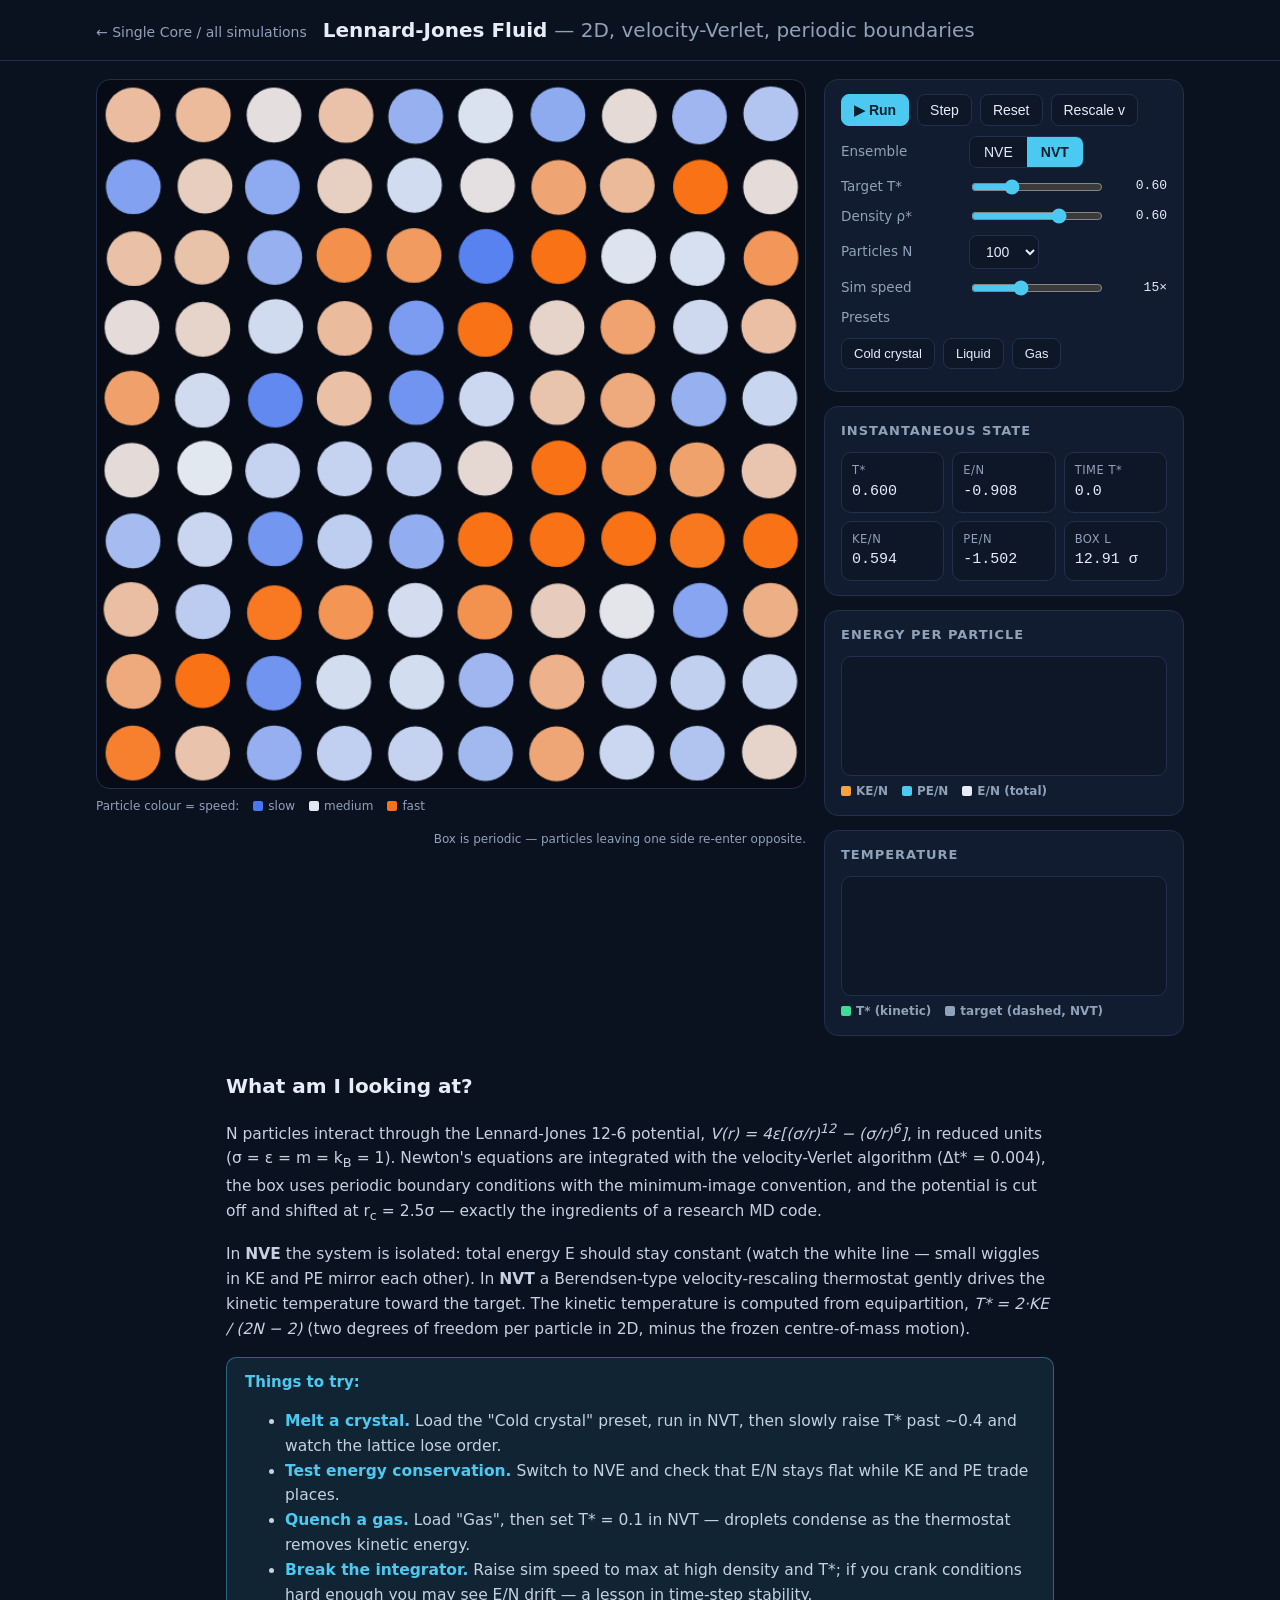
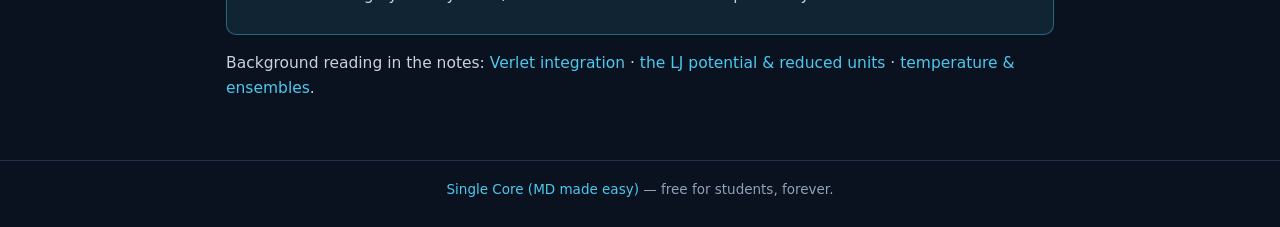
<file: sims/lennard-jones-fluid.html>
<!DOCTYPE html>
<html lang="en">
<head>
<meta charset="UTF-8">
<meta name="viewport" content="width=device-width, initial-scale=1.0">
<title>Lennard-Jones Fluid (NVE/NVT) — Single Core (MD made easy)</title>
<meta name="description" content="Interactive 2D Lennard-Jones molecular dynamics simulation: velocity-Verlet, periodic boundaries, Berendsen thermostat, live energy and temperature plots.">
<style>
  :root {
    --bg:#0a111f; --panel:#121c30; --panel2:#0e1728; --border:#22304e;
    --text:#e7edf7; --muted:#90a1ba; --accent:#4cc9f0; --amber:#f9a03f; --green:#3ddc97;
  }
  * { box-sizing:border-box; }
  body {
    margin:0; background:var(--bg); color:var(--text);
    font:15px/1.6 system-ui,-apple-system,"Segoe UI",Roboto,Arial,sans-serif;
  }
  a { color:var(--accent); text-decoration:none; }
  a:hover { text-decoration:underline; }
  .wrap { max-width:1120px; margin:0 auto; padding:0 16px; }
  header.bar {
    border-bottom:1px solid var(--border); padding:14px 0; margin-bottom:18px;
  }
  header.bar .wrap { display:flex; align-items:baseline; gap:16px; flex-wrap:wrap; }
  header.bar h1 { font-size:20px; margin:0; }
  header.bar .back { font-size:14px; color:var(--muted); }
  header.bar .back:hover { color:var(--accent); }

  .layout { display:flex; gap:18px; align-items:flex-start; flex-wrap:wrap; }
  .sim-col { flex:1 1 480px; min-width:320px; }
  .side-col { flex:0 1 360px; min-width:300px; display:flex; flex-direction:column; gap:14px; }

  canvas.box {
    width:100%; display:block; border-radius:14px;
    border:1px solid var(--border); background:#060b16;
  }
  .panel {
    background:var(--panel); border:1px solid var(--border);
    border-radius:14px; padding:14px 16px;
  }
  .panel h2 { font-size:13px; text-transform:uppercase; letter-spacing:1px;
              color:var(--muted); margin:0 0 10px; }
  .row { display:flex; align-items:center; gap:10px; margin:8px 0; flex-wrap:wrap; }
  .row label { flex:0 0 118px; font-size:13.5px; color:var(--muted); }
  .row input[type=range] { flex:1; accent-color:var(--accent); min-width:100px; }
  .row .val { flex:0 0 52px; text-align:right; font-family:ui-monospace,Consolas,monospace;
              font-size:13px; color:var(--text); }
  select, button {
    background:var(--panel2); color:var(--text); border:1px solid var(--border);
    border-radius:8px; padding:7px 12px; font-size:14px; cursor:pointer;
  }
  select:hover, button:hover { border-color:var(--accent); }
  button.primary { background:var(--accent); color:#06212e; font-weight:700; border-color:var(--accent); }
  button.primary:hover { filter:brightness(1.1); }
  .btnrow { display:flex; gap:8px; flex-wrap:wrap; }
  .seg { display:flex; border:1px solid var(--border); border-radius:8px; overflow:hidden; }
  .seg button { border:none; border-radius:0; background:var(--panel2); padding:7px 14px; }
  .seg button.on { background:var(--accent); color:#06212e; font-weight:700; }
  .presets button { font-size:13px; }

  .stats { display:grid; grid-template-columns:repeat(3,1fr); gap:8px; }
  .stat { background:var(--panel2); border:1px solid var(--border); border-radius:10px;
          padding:8px 10px; }
  .stat .k { font-size:11.5px; color:var(--muted); text-transform:uppercase; letter-spacing:0.5px; }
  .stat .v { font-family:ui-monospace,Consolas,monospace; font-size:15px; }
  canvas.plot { width:100%; height:120px; display:block; background:var(--panel2);
                border:1px solid var(--border); border-radius:10px; }
  .legend { display:flex; gap:14px; font-size:12px; color:var(--muted); margin-top:6px; flex-wrap:wrap; }
  .legend b { font-weight:600; }
  .sw { display:inline-block; width:10px; height:10px; border-radius:2px; margin-right:5px;
        vertical-align:-1px; }

  .theory { max-width:860px; margin:34px auto 60px; padding:0 16px; }
  .theory h2 { font-size:20px; }
  .theory p, .theory li { color:#c6d1e2; font-size:15.5px; }
  .theory .try { background:rgba(76,201,240,0.1); border:1px solid rgba(76,201,240,0.4);
                 border-radius:10px; padding:12px 18px; }
  .theory .try b { color:var(--accent); }
  footer { border-top:1px solid var(--border); color:var(--muted); font-size:13.5px;
           padding:18px 0 26px; text-align:center; }
</style>
</head>
<body>

<header class="bar">
  <div class="wrap">
    <a class="back" href="../index.html">&larr; Single Core / all simulations</a>
    <h1>Lennard-Jones Fluid <span style="color:var(--muted);font-weight:400">— 2D, velocity-Verlet, periodic boundaries</span></h1>
  </div>
</header>

<div class="wrap">
  <div class="layout">

    <div class="sim-col">
      <canvas id="box" class="box" width="660" height="660"></canvas>
      <div class="legend" style="margin-top:8px">
        <span>Particle colour = speed:</span>
        <span><span class="sw" style="background:#4977f0"></span>slow</span>
        <span><span class="sw" style="background:#e2e8f0"></span>medium</span>
        <span><span class="sw" style="background:#f97316"></span>fast</span>
        <span style="margin-left:auto">Box is periodic — particles leaving one side re-enter opposite.</span>
      </div>
    </div>

    <div class="side-col">
      <div class="panel">
        <div class="btnrow" style="margin-bottom:10px">
          <button id="runBtn" class="primary">&#9654; Run</button>
          <button id="stepBtn">Step</button>
          <button id="resetBtn">Reset</button>
          <button id="rescaleBtn" title="Rescale velocities to the target temperature (useful in NVE)">Rescale v</button>
        </div>
        <div class="row">
          <label>Ensemble</label>
          <div class="seg">
            <button id="nveBtn">NVE</button>
            <button id="nvtBtn" class="on">NVT</button>
          </div>
        </div>
        <div class="row">
          <label for="tempSlider">Target T*</label>
          <input type="range" id="tempSlider" min="0.05" max="2" step="0.05" value="0.60">
          <span class="val" id="tempVal">0.60</span>
        </div>
        <div class="row">
          <label for="rhoSlider">Density &rho;*</label>
          <input type="range" id="rhoSlider" min="0.05" max="0.85" step="0.05" value="0.60">
          <span class="val" id="rhoVal">0.60</span>
        </div>
        <div class="row">
          <label for="nSelect">Particles N</label>
          <select id="nSelect">
            <option>64</option><option selected>100</option><option>144</option><option>196</option>
          </select>
        </div>
        <div class="row">
          <label for="speedSlider">Sim speed</label>
          <input type="range" id="speedSlider" min="1" max="40" step="1" value="15">
          <span class="val" id="speedVal">15&times;</span>
        </div>
        <div class="row presets">
          <label>Presets</label>
          <div class="btnrow">
            <button id="preSolid">Cold crystal</button>
            <button id="preLiquid">Liquid</button>
            <button id="preGas">Gas</button>
          </div>
        </div>
      </div>

      <div class="panel">
        <h2>Instantaneous state</h2>
        <div class="stats">
          <div class="stat"><div class="k">T*</div><div class="v" id="sT">–</div></div>
          <div class="stat"><div class="k">E/N</div><div class="v" id="sE">–</div></div>
          <div class="stat"><div class="k">time t*</div><div class="v" id="sTime">–</div></div>
          <div class="stat"><div class="k">KE/N</div><div class="v" id="sKE">–</div></div>
          <div class="stat"><div class="k">PE/N</div><div class="v" id="sPE">–</div></div>
          <div class="stat"><div class="k">Box L</div><div class="v" id="sL">–</div></div>
        </div>
      </div>

      <div class="panel">
        <h2>Energy per particle</h2>
        <canvas id="ePlot" class="plot" width="640" height="240"></canvas>
        <div class="legend">
          <span><span class="sw" style="background:#f9a03f"></span><b>KE/N</b></span>
          <span><span class="sw" style="background:#4cc9f0"></span><b>PE/N</b></span>
          <span><span class="sw" style="background:#e7edf7"></span><b>E/N (total)</b></span>
        </div>
      </div>

      <div class="panel">
        <h2>Temperature</h2>
        <canvas id="tPlot" class="plot" width="640" height="200"></canvas>
        <div class="legend">
          <span><span class="sw" style="background:#3ddc97"></span><b>T* (kinetic)</b></span>
          <span><span class="sw" style="background:#90a1ba"></span><b>target (dashed, NVT)</b></span>
        </div>
      </div>
    </div>
  </div>
</div>

<section class="theory">
  <h2>What am I looking at?</h2>
  <p>
    N particles interact through the Lennard-Jones 12-6 potential,
    <i>V(r) = 4&epsilon;[(&sigma;/r)<sup>12</sup> &minus; (&sigma;/r)<sup>6</sup>]</i>,
    in reduced units (&sigma; = &epsilon; = m = k<sub>B</sub> = 1). Newton's equations are integrated
    with the velocity-Verlet algorithm (&Delta;t* = 0.004), the box uses periodic boundary
    conditions with the minimum-image convention, and the potential is cut off and shifted
    at r<sub>c</sub> = 2.5&sigma; — exactly the ingredients of a research MD code.
  </p>
  <p>
    In <b>NVE</b> the system is isolated: total energy E should stay constant (watch the white
    line — small wiggles in KE and PE mirror each other). In <b>NVT</b> a Berendsen-type
    velocity-rescaling thermostat gently drives the kinetic temperature toward the target.
    The kinetic temperature is computed from equipartition,
    <i>T* = 2&middot;KE / (2N &minus; 2)</i> (two degrees of freedom per particle in 2D, minus
    the frozen centre-of-mass motion).
  </p>
  <div class="try">
    <b>Things to try:</b>
    <ul>
      <li><b>Melt a crystal.</b> Load the "Cold crystal" preset, run in NVT, then slowly raise T* past ~0.4 and watch the lattice lose order.</li>
      <li><b>Test energy conservation.</b> Switch to NVE and check that E/N stays flat while KE and PE trade places.</li>
      <li><b>Quench a gas.</b> Load "Gas", then set T* = 0.1 in NVT — droplets condense as the thermostat removes kinetic energy.</li>
      <li><b>Break the integrator.</b> Raise sim speed to max at high density and T*; if you crank conditions hard enough you may see E/N drift — a lesson in time-step stability.</li>
    </ul>
  </div>
  <p>
    Background reading in the notes:
    <a href="../notes/velocity-verlet.html">Verlet integration</a> ·
    <a href="../notes/lennard-jones-potential.html">the LJ potential &amp; reduced units</a> ·
    <a href="../notes/temperature-ensembles.html">temperature &amp; ensembles</a>.
  </p>
</section>

<footer><a href="../index.html">Single Core (MD made easy)</a> — free for students, forever.</footer>

<script>
"use strict";
/* ================================================================
   2D Lennard-Jones MD — velocity Verlet + PBC + Berendsen rescale
   Reduced units: sigma = epsilon = m = kB = 1
   ================================================================ */

const DT = 0.004;          // time step
const RC = 2.5;            // cutoff radius
const RC2 = RC * RC;
const VSHIFT = 4 * (Math.pow(RC, -12) - Math.pow(RC, -6)); // potential shift
const TAU = 0.4;           // Berendsen time constant

let N = 100, rho = 0.60, T0 = 0.60, L = Math.sqrt(N / rho);
let ensemble = "nvt";
let stepsPerFrame = 15;
let running = false;
let time = 0;

let X, Y, VX, VY, FX, FY;   // Float64Array state
let peCurrent = 0;

/* ---------- initialisation ---------- */
function gaussian() {
  let u = 0, v = 0;
  while (u === 0) u = Math.random();
  while (v === 0) v = Math.random();
  return Math.sqrt(-2 * Math.log(u)) * Math.cos(2 * Math.PI * v);
}

function init() {
  L = Math.sqrt(N / rho);
  X = new Float64Array(N); Y = new Float64Array(N);
  VX = new Float64Array(N); VY = new Float64Array(N);
  FX = new Float64Array(N); FY = new Float64Array(N);

  // square lattice with a little jitter
  const n = Math.ceil(Math.sqrt(N));
  const a = L / n;
  for (let i = 0; i < N; i++) {
    const gx = i % n, gy = Math.floor(i / n);
    X[i] = (gx + 0.5) * a + 0.05 * a * (Math.random() - 0.5);
    Y[i] = (gy + 0.5) * a + 0.05 * a * (Math.random() - 0.5);
  }

  // Maxwell-Boltzmann velocities at T0, zero net momentum, exact rescale
  let px = 0, py = 0;
  for (let i = 0; i < N; i++) {
    VX[i] = gaussian(); VY[i] = gaussian();
    px += VX[i]; py += VY[i];
  }
  for (let i = 0; i < N; i++) { VX[i] -= px / N; VY[i] -= py / N; }
  rescaleTo(T0);

  peCurrent = computeForces();
  time = 0;
  history.e.length = 0; history.t.length = 0;
}

function kineticEnergy() {
  let ke = 0;
  for (let i = 0; i < N; i++) ke += VX[i] * VX[i] + VY[i] * VY[i];
  return 0.5 * ke;
}
function temperature() {                 // 2D, COM removed: dof = 2N - 2
  return 2 * kineticEnergy() / (2 * N - 2);
}
function rescaleTo(T) {
  const Tcur = temperature();
  if (Tcur <= 1e-12) return;
  const s = Math.sqrt(T / Tcur);
  for (let i = 0; i < N; i++) { VX[i] *= s; VY[i] *= s; }
}

/* ---------- forces (O(N^2) with cutoff, minimum image) ---------- */
function computeForces() {
  FX.fill(0); FY.fill(0);
  let pe = 0;
  for (let i = 0; i < N - 1; i++) {
    const xi = X[i], yi = Y[i];
    for (let j = i + 1; j < N; j++) {
      let dx = xi - X[j], dy = yi - Y[j];
      dx -= L * Math.round(dx / L);       // minimum image
      dy -= L * Math.round(dy / L);
      const r2 = dx * dx + dy * dy;
      if (r2 < RC2 && r2 > 1e-12) {
        const inv2 = 1 / r2;
        const inv6 = inv2 * inv2 * inv2;
        // F(r)/r = 24 (2 r^-14 - r^-8) = 24 inv2 inv6 (2 inv6 - 1)
        const fOverR = 24 * inv2 * inv6 * (2 * inv6 - 1);
        FX[i] += fOverR * dx; FY[i] += fOverR * dy;
        FX[j] -= fOverR * dx; FY[j] -= fOverR * dy;
        pe += 4 * inv6 * (inv6 - 1) - VSHIFT;   // shifted LJ potential
      }
    }
  }
  return pe;
}

/* ---------- one velocity-Verlet step ---------- */
function step() {
  const h = 0.5 * DT;
  for (let i = 0; i < N; i++) {           // half kick + drift
    VX[i] += h * FX[i]; VY[i] += h * FY[i];
    X[i] += DT * VX[i]; Y[i] += DT * VY[i];
    X[i] -= L * Math.floor(X[i] / L);     // wrap into [0, L)
    Y[i] -= L * Math.floor(Y[i] / L);
  }
  peCurrent = computeForces();
  for (let i = 0; i < N; i++) {           // half kick
    VX[i] += h * FX[i]; VY[i] += h * FY[i];
  }
  if (ensemble === "nvt") {               // Berendsen velocity rescale
    const T = temperature();
    if (T > 1e-12) {
      let lam = Math.sqrt(1 + (DT / TAU) * (T0 / T - 1));
      lam = Math.min(1.25, Math.max(0.8, lam));
      for (let i = 0; i < N; i++) { VX[i] *= lam; VY[i] *= lam; }
    }
  }
  time += DT;
}

/* ---------- drawing ---------- */
const box = document.getElementById("box");
const bctx = box.getContext("2d");

function speedColor(s) {   // s in [0,1]: blue -> white -> orange
  if (s < 0.5) {
    const t = s / 0.5;
    return `rgb(${Math.round(73+(226-73)*t)},${Math.round(119+(232-119)*t)},${Math.round(240+(240-240)*t)})`;
  }
  const t = (s - 0.5) / 0.5;
  return `rgb(${Math.round(226+(249-226)*t)},${Math.round(232+(115-232)*t)},${Math.round(240+(22-240)*t)})`;
}

function draw() {
  const W = box.width;
  bctx.clearRect(0, 0, W, W);
  const scale = W / L;
  const r = Math.max(2, 0.5 * scale);
  const vRef = 2.2 * Math.sqrt(Math.max(T0, 0.08));
  for (let i = 0; i < N; i++) {
    const v = Math.sqrt(VX[i] * VX[i] + VY[i] * VY[i]);
    bctx.fillStyle = speedColor(Math.min(1, v / vRef));
    bctx.beginPath();
    bctx.arc(X[i] * scale, Y[i] * scale, r, 0, 6.2832);
    bctx.fill();
  }
}

/* ---------- rolling plots ---------- */
const history = { e: [], t: [] };   // e: [ke,pe,tot], t: [T]
const MAXPTS = 420;

function drawSeries(canvas, rows, colors, extras) {
  const c = canvas.getContext("2d");
  const W = canvas.width, H = canvas.height;
  c.clearRect(0, 0, W, H);
  if (rows.length < 2) return;
  let lo = Infinity, hi = -Infinity;
  for (const row of rows) for (const v of row) { if (v < lo) lo = v; if (v > hi) hi = v; }
  if (extras) for (const v of extras) { if (v < lo) lo = v; if (v > hi) hi = v; }
  const pad = 0.08 * (hi - lo || 1);
  lo -= pad; hi += pad;
  const yOf = v => H - (v - lo) / (hi - lo) * H;
  const xOf = i => i / (MAXPTS - 1) * W;
  const nSeries = rows[0].length;
  for (let s = 0; s < nSeries; s++) {
    c.strokeStyle = colors[s]; c.lineWidth = 1.6; c.beginPath();
    for (let i = 0; i < rows.length; i++) {
      const px = xOf(i + (MAXPTS - rows.length)), py = yOf(rows[i][s]);
      i === 0 ? c.moveTo(px, py) : c.lineTo(px, py);
    }
    c.stroke();
  }
  if (extras) {           // dashed reference lines
    c.strokeStyle = "#90a1ba"; c.setLineDash([5, 5]); c.lineWidth = 1;
    for (const v of extras) {
      c.beginPath(); c.moveTo(0, yOf(v)); c.lineTo(W, yOf(v)); c.stroke();
    }
    c.setLineDash([]);
  }
  // min / max labels
  c.fillStyle = "#90a1ba"; c.font = "11px ui-monospace, monospace";
  c.fillText(hi.toFixed(3), 6, 13);
  c.fillText(lo.toFixed(3), 6, H - 5);
}

const ePlot = document.getElementById("ePlot");
const tPlot = document.getElementById("tPlot");

function sampleAndRender() {
  const ke = kineticEnergy(), T = temperature();
  history.e.push([ke / N, peCurrent / N, (ke + peCurrent) / N]);
  history.t.push([T]);
  if (history.e.length > MAXPTS) history.e.shift();
  if (history.t.length > MAXPTS) history.t.shift();

  drawSeries(ePlot, history.e, ["#f9a03f", "#4cc9f0", "#e7edf7"]);
  drawSeries(tPlot, history.t, ["#3ddc97"], ensemble === "nvt" ? [T0] : null);

  document.getElementById("sT").textContent = T.toFixed(3);
  document.getElementById("sKE").textContent = (ke / N).toFixed(3);
  document.getElementById("sPE").textContent = (peCurrent / N).toFixed(3);
  document.getElementById("sE").textContent = ((ke + peCurrent) / N).toFixed(3);
  document.getElementById("sTime").textContent = time.toFixed(1);
  document.getElementById("sL").textContent = L.toFixed(2) + " σ";
  draw();
}

/* ---------- main loop ---------- */
function frame() {
  if (running) {
    for (let s = 0; s < stepsPerFrame; s++) step();
    sampleAndRender();
  }
  requestAnimationFrame(frame);
}

/* ---------- UI wiring ---------- */
const $ = id => document.getElementById(id);

$("runBtn").onclick = () => {
  running = !running;
  $("runBtn").innerHTML = running ? "&#10074;&#10074; Pause" : "&#9654; Run";
};
$("stepBtn").onclick = () => { step(); sampleAndRender(); };
$("resetBtn").onclick = () => { init(); sampleAndRender(); };
$("rescaleBtn").onclick = () => { rescaleTo(T0); sampleAndRender(); };

$("nveBtn").onclick = () => setEnsemble("nve");
$("nvtBtn").onclick = () => setEnsemble("nvt");
function setEnsemble(e) {
  ensemble = e;
  $("nveBtn").classList.toggle("on", e === "nve");
  $("nvtBtn").classList.toggle("on", e === "nvt");
}

$("tempSlider").oninput = e => {
  T0 = parseFloat(e.target.value);
  $("tempVal").textContent = T0.toFixed(2);
};
$("rhoSlider").oninput = e => {
  rho = parseFloat(e.target.value);
  $("rhoVal").textContent = rho.toFixed(2);
  init(); sampleAndRender();
};
$("nSelect").onchange = e => {
  N = parseInt(e.target.value, 10);
  init(); sampleAndRender();
};
$("speedSlider").oninput = e => {
  stepsPerFrame = parseInt(e.target.value, 10);
  $("speedVal").innerHTML = stepsPerFrame + "&times;";
};

function preset(newRho, newT, ens) {
  rho = newRho; T0 = newT;
  $("rhoSlider").value = newRho; $("rhoVal").textContent = newRho.toFixed(2);
  $("tempSlider").value = newT;  $("tempVal").textContent = newT.toFixed(2);
  setEnsemble(ens);
  init(); sampleAndRender();
  if (!running) $("runBtn").click();
}
$("preSolid").onclick  = () => preset(0.85, 0.10, "nvt");
$("preLiquid").onclick = () => preset(0.65, 0.55, "nvt");
$("preGas").onclick    = () => preset(0.10, 1.20, "nvt");

document.addEventListener("keydown", e => {
  if (e.code === "Space" && e.target.tagName !== "BUTTON" &&
      e.target.tagName !== "INPUT" && e.target.tagName !== "SELECT") {
    e.preventDefault(); $("runBtn").click();
  }
});

/* ---------- go ---------- */
init();
sampleAndRender();
requestAnimationFrame(frame);
</script>
</body>
</html>
</file>
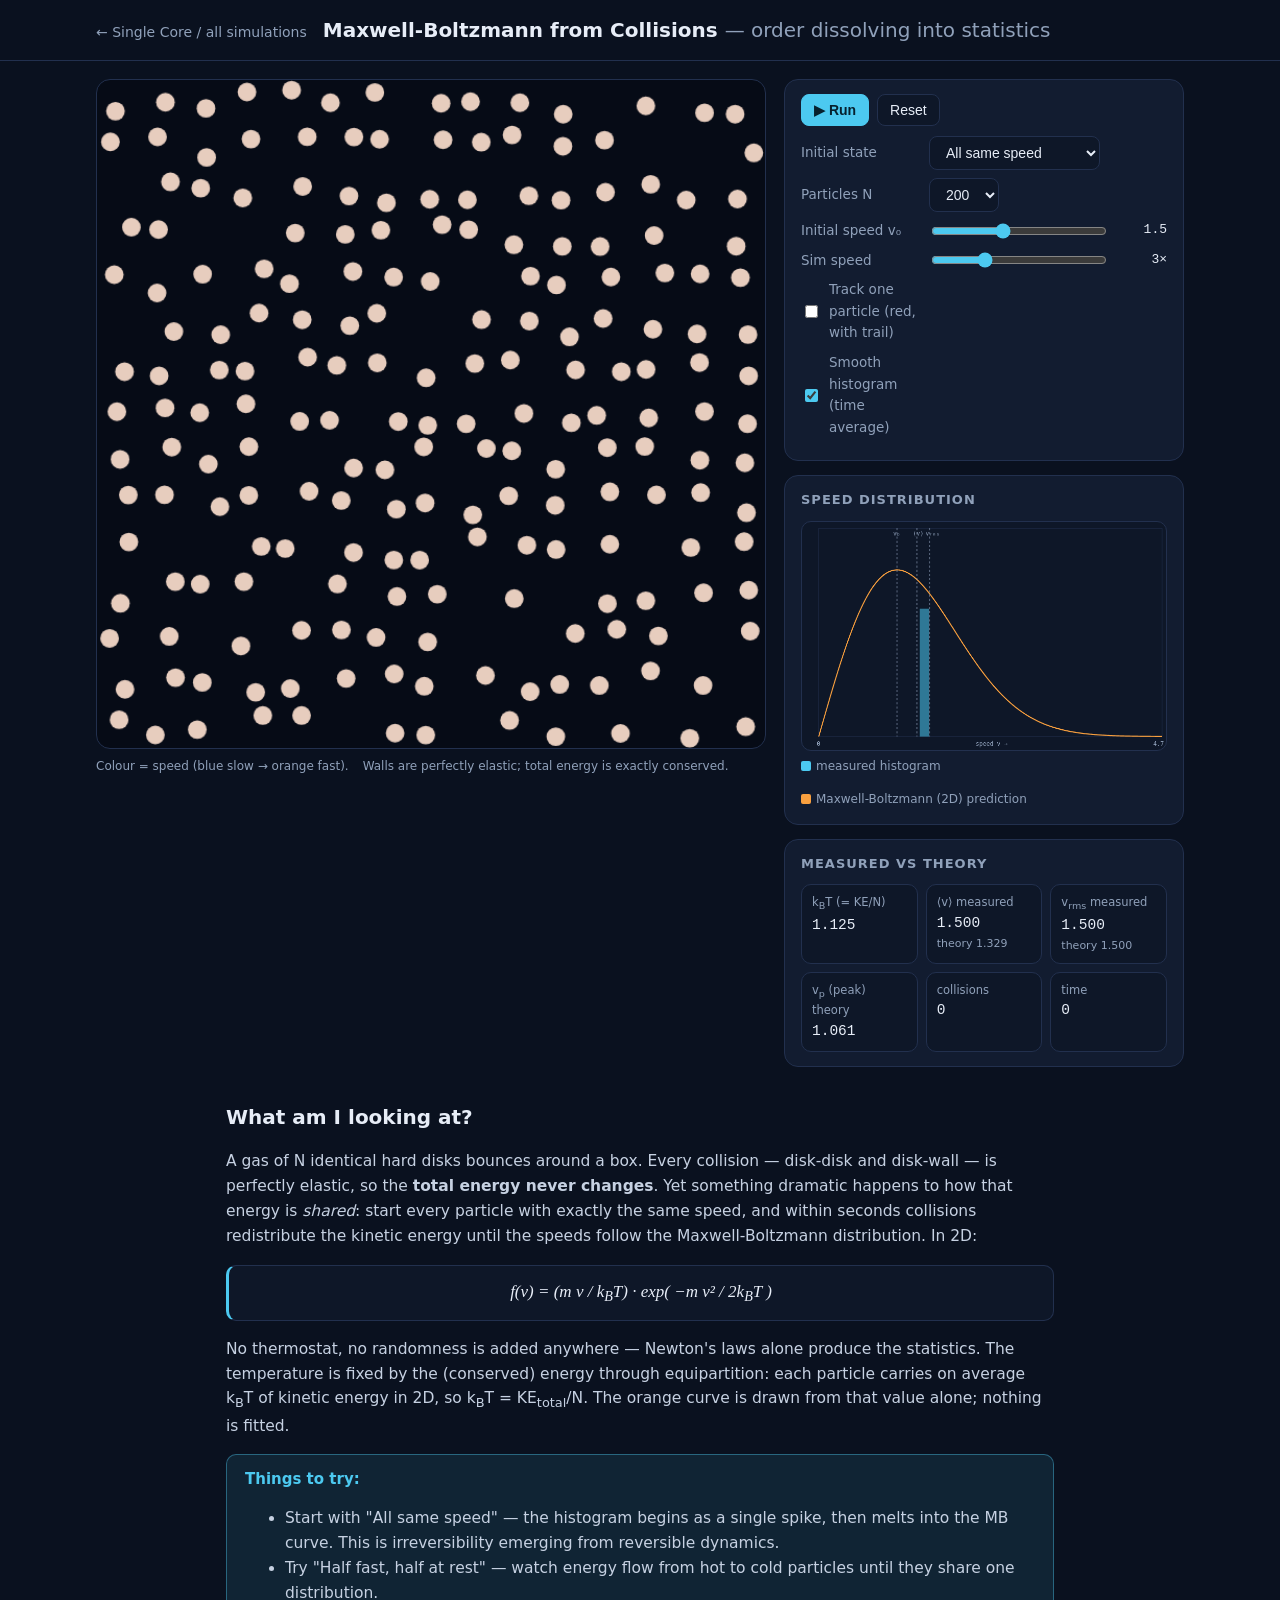
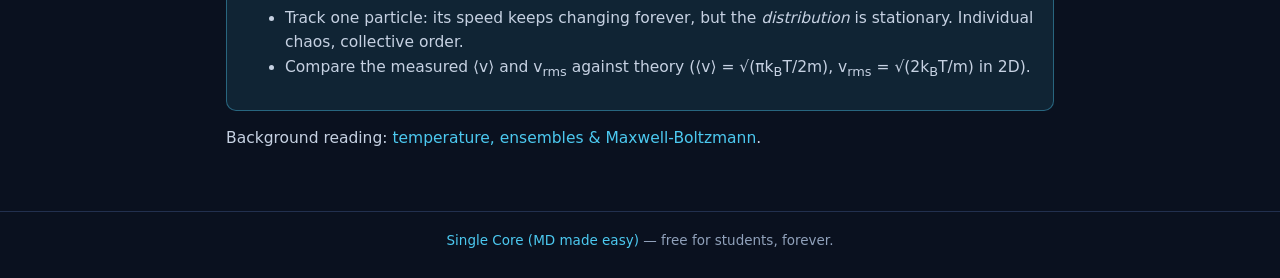
<file: sims/maxwell-boltzmann-gas.html>
<!DOCTYPE html>
<html lang="en">
<head>
<meta charset="UTF-8">
<meta name="viewport" content="width=device-width, initial-scale=1.0">
<title>Maxwell-Boltzmann from Collisions — Single Core (MD made easy)</title>
<meta name="description" content="Interactive hard-disk gas: watch elastic collisions drive any initial condition to the Maxwell-Boltzmann speed distribution, with live histogram and theory overlay.">
<style>
  :root {
    --bg:#0a111f; --panel:#121c30; --panel2:#0e1728; --border:#22304e;
    --text:#e7edf7; --muted:#90a1ba; --accent:#4cc9f0; --amber:#f9a03f; --green:#3ddc97;
  }
  * { box-sizing:border-box; }
  body { margin:0; background:var(--bg); color:var(--text);
         font:15px/1.6 system-ui,-apple-system,"Segoe UI",Roboto,Arial,sans-serif; }
  a { color:var(--accent); text-decoration:none; }
  a:hover { text-decoration:underline; }
  .wrap { max-width:1120px; margin:0 auto; padding:0 16px; }
  header.bar { border-bottom:1px solid var(--border); padding:14px 0; margin-bottom:18px; }
  header.bar .wrap { display:flex; align-items:baseline; gap:16px; flex-wrap:wrap; }
  header.bar h1 { font-size:20px; margin:0; }
  header.bar .back { font-size:14px; color:var(--muted); }
  header.bar .back:hover { color:var(--accent); }
  .layout { display:flex; gap:18px; align-items:flex-start; flex-wrap:wrap; }
  .sim-col { flex:1 1 460px; min-width:320px; }
  .side-col { flex:0 1 400px; min-width:300px; display:flex; flex-direction:column; gap:14px; }
  canvas.box { width:100%; display:block; border-radius:14px;
               border:1px solid var(--border); background:#060b16; }
  .panel { background:var(--panel); border:1px solid var(--border);
           border-radius:14px; padding:14px 16px; }
  .panel h2 { font-size:13px; text-transform:uppercase; letter-spacing:1px;
              color:var(--muted); margin:0 0 10px; }
  .row { display:flex; align-items:center; gap:10px; margin:8px 0; flex-wrap:wrap; }
  .row label { flex:0 0 118px; font-size:13.5px; color:var(--muted); }
  .row input[type=range] { flex:1; accent-color:var(--accent); min-width:90px; }
  .row .val { flex:0 0 48px; text-align:right; font-family:ui-monospace,Consolas,monospace;
              font-size:13px; }
  select, button { background:var(--panel2); color:var(--text); border:1px solid var(--border);
                   border-radius:8px; padding:7px 12px; font-size:14px; cursor:pointer; }
  select:hover, button:hover { border-color:var(--accent); }
  button.primary { background:var(--accent); color:#06212e; font-weight:700; border-color:var(--accent); }
  .btnrow { display:flex; gap:8px; flex-wrap:wrap; }
  .check { display:flex; align-items:center; gap:8px; font-size:13.5px; color:var(--muted); }
  .check input { accent-color:var(--accent); }
  canvas.hist { width:100%; height:230px; display:block; background:var(--panel2);
                border:1px solid var(--border); border-radius:10px; }
  .legend { display:flex; gap:14px; font-size:12px; color:var(--muted); margin-top:6px; flex-wrap:wrap; }
  .sw { display:inline-block; width:10px; height:10px; border-radius:2px; margin-right:5px;
        vertical-align:-1px; }
  .stats { display:grid; grid-template-columns:repeat(3,1fr); gap:8px; }
  .stat { background:var(--panel2); border:1px solid var(--border); border-radius:10px; padding:8px 10px; }
  .stat .k { font-size:11.5px; color:var(--muted); }
  .stat .v { font-family:ui-monospace,Consolas,monospace; font-size:14.5px; }
  .stat .th { font-size:11px; color:var(--muted); }
  .theory { max-width:860px; margin:34px auto 60px; padding:0 16px; }
  .theory h2 { font-size:20px; }
  .theory p, .theory li { color:#c6d1e2; font-size:15.5px; }
  .theory .try { background:rgba(76,201,240,0.1); border:1px solid rgba(76,201,240,0.4);
                 border-radius:10px; padding:12px 18px; }
  .theory .try b { color:var(--accent); }
  .eq { font-family:Georgia,serif; font-style:italic; font-size:17px; text-align:center;
        background:var(--panel2); border:1px solid var(--border); border-left:3px solid var(--accent);
        border-radius:10px; padding:12px; margin:16px 0; }
  footer { border-top:1px solid var(--border); color:var(--muted); font-size:13.5px;
           padding:18px 0 26px; text-align:center; }
</style>
</head>
<body>

<header class="bar">
  <div class="wrap">
    <a class="back" href="../index.html">&larr; Single Core / all simulations</a>
    <h1>Maxwell-Boltzmann from Collisions <span style="color:var(--muted);font-weight:400">— order dissolving into statistics</span></h1>
  </div>
</header>

<div class="wrap">
  <div class="layout">
    <div class="sim-col">
      <canvas id="box" class="box" width="640" height="640"></canvas>
      <div class="legend" style="margin-top:8px">
        <span>Colour = speed (blue slow &rarr; orange fast).</span>
        <span>Walls are perfectly elastic; total energy is exactly conserved.</span>
      </div>
    </div>

    <div class="side-col">
      <div class="panel">
        <div class="btnrow" style="margin-bottom:10px">
          <button id="runBtn" class="primary">&#9654; Run</button>
          <button id="resetBtn">Reset</button>
        </div>
        <div class="row">
          <label for="icSelect">Initial state</label>
          <select id="icSelect">
            <option value="mono" selected>All same speed</option>
            <option value="rand">Random kicks</option>
            <option value="half">Half fast, half at rest</option>
          </select>
        </div>
        <div class="row">
          <label for="nSelect">Particles N</label>
          <select id="nSelect"><option>100</option><option selected>200</option><option>300</option></select>
        </div>
        <div class="row">
          <label for="v0Slider">Initial speed v&#8320;</label>
          <input type="range" id="v0Slider" min="0.5" max="3" step="0.1" value="1.5">
          <span class="val" id="v0Val">1.5</span>
        </div>
        <div class="row">
          <label for="spSlider">Sim speed</label>
          <input type="range" id="spSlider" min="1" max="8" step="1" value="3">
          <span class="val" id="spVal">3&times;</span>
        </div>
        <div class="row">
          <label class="check"><input type="checkbox" id="traceChk"> Track one particle (red, with trail)</label>
        </div>
        <div class="row">
          <label class="check"><input type="checkbox" id="smoothChk" checked> Smooth histogram (time average)</label>
        </div>
      </div>

      <div class="panel">
        <h2>Speed distribution</h2>
        <canvas id="hist" class="hist" width="740" height="440"></canvas>
        <div class="legend">
          <span><span class="sw" style="background:#4cc9f0"></span>measured histogram</span>
          <span><span class="sw" style="background:#f9a03f"></span>Maxwell-Boltzmann (2D) prediction</span>
        </div>
      </div>

      <div class="panel">
        <h2>Measured vs theory</h2>
        <div class="stats">
          <div class="stat"><div class="k">k<sub>B</sub>T (= KE/N)</div><div class="v" id="skT">–</div></div>
          <div class="stat"><div class="k">&lang;v&rang; measured</div><div class="v" id="svMean">–</div>
            <div class="th">theory <span id="svMeanTh">–</span></div></div>
          <div class="stat"><div class="k">v<sub>rms</sub> measured</div><div class="v" id="svRms">–</div>
            <div class="th">theory <span id="svRmsTh">–</span></div></div>
          <div class="stat"><div class="k">v<sub>p</sub> (peak) theory</div><div class="v" id="svP">–</div></div>
          <div class="stat"><div class="k">collisions</div><div class="v" id="sColl">0</div></div>
          <div class="stat"><div class="k">time</div><div class="v" id="sTime">0</div></div>
        </div>
      </div>
    </div>
  </div>
</div>

<section class="theory">
  <h2>What am I looking at?</h2>
  <p>
    A gas of N identical hard disks bounces around a box. Every collision — disk-disk and
    disk-wall — is perfectly elastic, so the <b>total energy never changes</b>. Yet something
    dramatic happens to how that energy is <i>shared</i>: start every particle with exactly the
    same speed, and within seconds collisions redistribute the kinetic energy until the speeds
    follow the Maxwell-Boltzmann distribution. In 2D:
  </p>
  <div class="eq">f(v) = (m v / k<sub>B</sub>T) &middot; exp( &minus;m v&sup2; / 2k<sub>B</sub>T )</div>
  <p>
    No thermostat, no randomness is added anywhere — Newton's laws alone produce the
    statistics. The temperature is fixed by the (conserved) energy through equipartition:
    each particle carries on average k<sub>B</sub>T of kinetic energy in 2D, so
    k<sub>B</sub>T = KE<sub>total</sub>/N. The orange curve is drawn from that value alone;
    nothing is fitted.
  </p>
  <div class="try">
    <b>Things to try:</b>
    <ul>
      <li>Start with "All same speed" — the histogram begins as a single spike, then melts into the MB curve. This is irreversibility emerging from reversible dynamics.</li>
      <li>Try "Half fast, half at rest" — watch energy flow from hot to cold particles until they share one distribution.</li>
      <li>Track one particle: its speed keeps changing forever, but the <i>distribution</i> is stationary. Individual chaos, collective order.</li>
      <li>Compare the measured &lang;v&rang; and v<sub>rms</sub> against theory (&lang;v&rang; = &radic;(&pi;k<sub>B</sub>T/2m), v<sub>rms</sub> = &radic;(2k<sub>B</sub>T/m) in 2D).</li>
    </ul>
  </div>
  <p>
    Background reading:
    <a href="../notes/temperature-ensembles.html">temperature, ensembles &amp; Maxwell-Boltzmann</a>.
  </p>
</section>

<footer><a href="../index.html">Single Core (MD made easy)</a> — free for students, forever.</footer>

<script>
"use strict";
/* ================================================================
   Hard-disk gas: exact elastic collisions -> Maxwell-Boltzmann
   Units: m = 1, kB = 1. Box is SIZE x SIZE.
   ================================================================ */

const SIZE = 100;         // box side in sim units
const R = 1.4;            // disk radius
let N = 200, v0 = 1.5, ic = "mono";
let substeps = 3;
let running = false, time = 0, collisions = 0;

let X, Y, VX, VY;
let kT = 1, vHistMax = 5;
let bins, binsEMA;
const NBINS = 34;

let traced = false, trail = [];

/* ---------- init ---------- */
function init() {
  X = new Float64Array(N); Y = new Float64Array(N);
  VX = new Float64Array(N); VY = new Float64Array(N);

  // non-overlapping start: shuffled grid
  const n = Math.ceil(Math.sqrt(N));
  const cell = SIZE / n;
  const idx = [...Array(n * n).keys()];
  for (let i = idx.length - 1; i > 0; i--) {
    const j = Math.floor(Math.random() * (i + 1));
    [idx[i], idx[j]] = [idx[j], idx[i]];
  }
  const jit = Math.max(0, cell / 2 - R - 0.05);
  for (let i = 0; i < N; i++) {
    const gx = idx[i] % n, gy = Math.floor(idx[i] / n);
    X[i] = (gx + 0.5) * cell + jit * (2 * Math.random() - 1);
    Y[i] = (gy + 0.5) * cell + jit * (2 * Math.random() - 1);
  }

  // velocities
  for (let i = 0; i < N; i++) {
    const th = 2 * Math.PI * Math.random();
    if (ic === "mono") {
      VX[i] = v0 * Math.cos(th); VY[i] = v0 * Math.sin(th);
    } else if (ic === "rand") {
      VX[i] = v0 * (2 * Math.random() - 1); VY[i] = v0 * (2 * Math.random() - 1);
    } else { // half fast, half at rest
      if (i < N / 2) { VX[i] = 1.6 * v0 * Math.cos(th); VY[i] = 1.6 * v0 * Math.sin(th); }
      else { VX[i] = 0; VY[i] = 0; }
    }
  }

  // temperature from (conserved) kinetic energy: kT = KE/N in 2D
  let ke = 0;
  for (let i = 0; i < N; i++) ke += 0.5 * (VX[i] * VX[i] + VY[i] * VY[i]);
  kT = ke / N;
  vHistMax = 3.1 * Math.sqrt(2 * kT);   // covers the distribution comfortably

  bins = new Float64Array(NBINS);
  binsEMA = new Float64Array(NBINS);
  time = 0; collisions = 0; trail = [];
}

/* ---------- dynamics ---------- */
function stepOnce(dt) {
  // free flight + walls
  for (let i = 0; i < N; i++) {
    X[i] += VX[i] * dt; Y[i] += VY[i] * dt;
    if (X[i] < R)        { X[i] = R;        VX[i] = Math.abs(VX[i]); }
    if (X[i] > SIZE - R) { X[i] = SIZE - R; VX[i] = -Math.abs(VX[i]); }
    if (Y[i] < R)        { Y[i] = R;        VY[i] = Math.abs(VY[i]); }
    if (Y[i] > SIZE - R) { Y[i] = SIZE - R; VY[i] = -Math.abs(VY[i]); }
  }
  // pair collisions (equal masses: exchange normal velocity components)
  const D2 = 4 * R * R;
  for (let i = 0; i < N - 1; i++) {
    for (let j = i + 1; j < N; j++) {
      const dx = X[j] - X[i], dy = Y[j] - Y[i];
      const d2 = dx * dx + dy * dy;
      if (d2 < D2 && d2 > 1e-12) {
        const d = Math.sqrt(d2);
        const nx = dx / d, ny = dy / d;
        const rel = (VX[i] - VX[j]) * nx + (VY[i] - VY[j]) * ny;
        if (rel > 0) {                    // approaching
          VX[i] -= rel * nx; VY[i] -= rel * ny;
          VX[j] += rel * nx; VY[j] += rel * ny;
          collisions++;
        }
        const push = 0.5 * (2 * R - d) + 1e-4;  // separate overlap
        X[i] -= push * nx; Y[i] -= push * ny;
        X[j] += push * nx; Y[j] += push * ny;
      }
    }
  }
  time += dt;
}

function advanceFrame() {
  // choose dt so nothing moves more than ~0.6 R per substep
  let vmax = 0.01;
  for (let i = 0; i < N; i++) {
    const s = VX[i] * VX[i] + VY[i] * VY[i];
    if (s > vmax) vmax = s;
  }
  vmax = Math.sqrt(vmax);
  const dt = Math.min(0.35, 0.6 * R / vmax);
  for (let s = 0; s < substeps; s++) stepOnce(dt);

  if (traced) {
    trail.push([X[0], Y[0]]);
    if (trail.length > 400) trail.shift();
  }
}

/* ---------- drawing ---------- */
const box = document.getElementById("box");
const bctx = box.getContext("2d");

function speedColor(s) {
  if (s < 0.5) { const t = s / 0.5;
    return `rgb(${Math.round(73+153*t)},${Math.round(119+113*t)},240)`; }
  const t = (s - 0.5) / 0.5;
  return `rgb(${Math.round(226+23*t)},${Math.round(232-117*t)},${Math.round(240-218*t)})`;
}

function draw() {
  const W = box.width, scale = W / SIZE;
  bctx.clearRect(0, 0, W, W);
  const vRef = 2.3 * Math.sqrt(kT);
  if (traced && trail.length > 1) {
    bctx.strokeStyle = "rgba(249,80,80,0.5)"; bctx.lineWidth = 1.4;
    bctx.beginPath();
    bctx.moveTo(trail[0][0] * scale, trail[0][1] * scale);
    for (const p of trail) bctx.lineTo(p[0] * scale, p[1] * scale);
    bctx.stroke();
  }
  for (let i = 0; i < N; i++) {
    const v = Math.sqrt(VX[i] * VX[i] + VY[i] * VY[i]);
    bctx.fillStyle = (traced && i === 0) ? "#f95050" : speedColor(Math.min(1, v / vRef));
    bctx.beginPath();
    bctx.arc(X[i] * scale, Y[i] * scale, R * scale, 0, 6.2832);
    bctx.fill();
  }
}

/* ---------- histogram ---------- */
const hist = document.getElementById("hist");
const hctx = hist.getContext("2d");
let smooth = true;

function mb2d(v) { return (v / kT) * Math.exp(-v * v / (2 * kT)); }

function drawHist() {
  const W = hist.width, H = hist.height;
  const padL = 34, padB = 26, padT = 12;
  const plotW = W - padL - 8, plotH = H - padT - padB;
  hctx.clearRect(0, 0, W, H);

  // current sample
  bins.fill(0);
  const bw = vHistMax / NBINS;
  for (let i = 0; i < N; i++) {
    const v = Math.sqrt(VX[i] * VX[i] + VY[i] * VY[i]);
    const b = Math.min(NBINS - 1, Math.floor(v / bw));
    bins[b]++;
  }
  const alpha = smooth ? 0.06 : 1;
  for (let b = 0; b < NBINS; b++)
    binsEMA[b] += alpha * (bins[b] - binsEMA[b]);

  // density scale
  const peakTheory = mb2d(Math.sqrt(kT));   // f at v_p
  let maxBar = 0;
  for (let b = 0; b < NBINS; b++) {
    const dens = binsEMA[b] / N / bw;
    if (dens > maxBar) maxBar = dens;
  }
  const yMax = 1.25 * Math.max(peakTheory, maxBar, 1e-6);
  const xOf = v => padL + v / vHistMax * plotW;
  const yOf = f => padT + plotH - Math.min(1, f / yMax) * plotH;

  // axes
  hctx.strokeStyle = "#22304e"; hctx.lineWidth = 1;
  hctx.strokeRect(padL, padT, plotW, plotH);

  // bars
  for (let b = 0; b < NBINS; b++) {
    const dens = binsEMA[b] / N / bw;
    const x = xOf(b * bw), y = yOf(dens);
    hctx.fillStyle = "rgba(76,201,240,0.55)";
    hctx.fillRect(x, y, plotW / NBINS - 1.5, padT + plotH - y);
  }

  // theory curve
  hctx.strokeStyle = "#f9a03f"; hctx.lineWidth = 2.2; hctx.beginPath();
  for (let px = 0; px <= plotW; px += 2) {
    const v = px / plotW * vHistMax;
    const y = yOf(mb2d(v));
    px === 0 ? hctx.moveTo(padL + px, y) : hctx.lineTo(padL + px, y);
  }
  hctx.stroke();

  // markers: v_p, <v>, v_rms
  const marks = [
    [Math.sqrt(kT), "vₚ"],
    [Math.sqrt(Math.PI * kT / 2), "⟨v⟩"],
    [Math.sqrt(2 * kT), "vᵣₘₛ"]
  ];
  hctx.font = "12px ui-monospace, monospace";
  for (const [v, lbl] of marks) {
    const x = xOf(v);
    hctx.strokeStyle = "rgba(144,161,186,0.55)"; hctx.setLineDash([4, 4]);
    hctx.beginPath(); hctx.moveTo(x, padT); hctx.lineTo(x, padT + plotH); hctx.stroke();
    hctx.setLineDash([]);
    hctx.fillStyle = "#90a1ba";
    hctx.fillText(lbl, x - 8, padT + 14);
  }

  // x labels
  hctx.fillStyle = "#90a1ba";
  hctx.fillText("0", padL - 4, H - 8);
  hctx.fillText("speed v →", padL + plotW / 2 - 30, H - 8);
  hctx.fillText(vHistMax.toFixed(1), padL + plotW - 18, H - 8);
}

/* ---------- stats ---------- */
function updateStats() {
  let sv = 0, sv2 = 0;
  for (let i = 0; i < N; i++) {
    const v2 = VX[i] * VX[i] + VY[i] * VY[i];
    sv += Math.sqrt(v2); sv2 += v2;
  }
  const id = s => document.getElementById(s);
  id("skT").textContent = kT.toFixed(3);
  id("svMean").textContent = (sv / N).toFixed(3);
  id("svMeanTh").textContent = Math.sqrt(Math.PI * kT / 2).toFixed(3);
  id("svRms").textContent = Math.sqrt(sv2 / N).toFixed(3);
  id("svRmsTh").textContent = Math.sqrt(2 * kT).toFixed(3);
  id("svP").textContent = Math.sqrt(kT).toFixed(3);
  id("sColl").textContent = collisions;
  id("sTime").textContent = time.toFixed(0);
}

/* ---------- loop ---------- */
function frame() {
  if (running) {
    advanceFrame();
    draw(); drawHist(); updateStats();
  }
  requestAnimationFrame(frame);
}

/* ---------- UI ---------- */
const $ = id => document.getElementById(id);
$("runBtn").onclick = () => {
  running = !running;
  $("runBtn").innerHTML = running ? "&#10074;&#10074; Pause" : "&#9654; Run";
};
$("resetBtn").onclick = () => { init(); draw(); drawHist(); updateStats(); };
$("icSelect").onchange = e => { ic = e.target.value; $("resetBtn").click(); };
$("nSelect").onchange = e => { N = parseInt(e.target.value, 10); $("resetBtn").click(); };
$("v0Slider").oninput = e => {
  v0 = parseFloat(e.target.value); $("v0Val").textContent = v0.toFixed(1);
};
$("v0Slider").onchange = () => $("resetBtn").click();
$("spSlider").oninput = e => {
  substeps = parseInt(e.target.value, 10);
  $("spVal").innerHTML = substeps + "&times;";
};
$("traceChk").onchange = e => { traced = e.target.checked; trail = []; };
$("smoothChk").onchange = e => { smooth = e.target.checked; };

document.addEventListener("keydown", e => {
  if (e.code === "Space" && e.target.tagName !== "BUTTON" &&
      e.target.tagName !== "INPUT" && e.target.tagName !== "SELECT") {
    e.preventDefault(); $("runBtn").click();
  }
});

init(); draw(); drawHist(); updateStats();
requestAnimationFrame(frame);
</script>
</body>
</html>
</file>
<file: assets/style.css>
/* ==========================================================
   Single Core (MD made easy) — shared stylesheet for site pages
   (Simulation pages in /sims are self-contained on purpose,
    so they keep working even if you move them around.)
   ========================================================== */

:root {
  --bg: #0a111f;
  --panel: #121c30;
  --panel-2: #0e1728;
  --border: #22304e;
  --text: #e7edf7;
  --muted: #90a1ba;
  --accent: #4cc9f0;
  --accent-soft: rgba(76, 201, 240, 0.12);
  --amber: #f9a03f;
  --green: #3ddc97;
  --radius: 14px;
  --maxw: 1080px;
}

* { box-sizing: border-box; }

html { scroll-behavior: smooth; }

body {
  margin: 0;
  background: var(--bg);
  background-image:
    radial-gradient(1200px 500px at 80% -10%, rgba(76, 201, 240, 0.08), transparent 60%),
    radial-gradient(900px 400px at 10% 110%, rgba(249, 160, 63, 0.05), transparent 60%);
  color: var(--text);
  font: 16px/1.65 system-ui, -apple-system, "Segoe UI", Roboto, "Helvetica Neue", Arial, sans-serif;
  -webkit-font-smoothing: antialiased;
}

.wrap { max-width: var(--maxw); margin: 0 auto; padding: 0 20px; }

a { color: var(--accent); text-decoration: none; }
a:hover { text-decoration: underline; }

code, .mono {
  font-family: ui-monospace, SFMono-Regular, Menlo, Consolas, monospace;
  font-size: 0.92em;
  background: var(--panel-2);
  border: 1px solid var(--border);
  border-radius: 6px;
  padding: 1px 6px;
}

/* ---------- header ---------- */
.site-head {
  border-bottom: 1px solid var(--border);
  background: rgba(10, 17, 31, 0.85);
  backdrop-filter: blur(8px);
  position: sticky; top: 0; z-index: 10;
}
.site-head .wrap {
  display: flex; align-items: center; justify-content: space-between;
  height: 62px;
}
.brand {
  display: flex; align-items: center; gap: 10px;
  color: var(--text); font-weight: 700; font-size: 17px;
  text-decoration: none;
}
.brand:hover { text-decoration: none; }
.brand svg { display: block; }
.brand .domain {
  color: var(--muted); font-weight: 500; font-size: 13px;
  border-left: 1px solid var(--border); padding-left: 10px;
}
.site-nav a {
  color: var(--muted); margin-left: 22px; font-size: 15px; font-weight: 500;
}
.site-nav a:hover, .site-nav a.active { color: var(--text); text-decoration: none; }

/* ---------- hero ---------- */
.hero { padding: 64px 0 36px; }
.hero h1 {
  margin: 0 0 12px;
  font-size: clamp(30px, 4.5vw, 44px);
  line-height: 1.15;
  letter-spacing: -0.5px;
}
.hero h1 .hl { color: var(--accent); }
.hero p.lead {
  margin: 0; max-width: 640px;
  color: var(--muted); font-size: 18px;
}
.hero .badges { margin-top: 18px; display: flex; gap: 10px; flex-wrap: wrap; }
.hero .badges span {
  font-size: 13px; color: var(--muted);
  border: 1px solid var(--border); border-radius: 999px;
  padding: 4px 12px; background: var(--panel-2);
}

/* ---------- filter chips ---------- */
.filters { display: flex; gap: 8px; flex-wrap: wrap; margin: 26px 0 18px; }
.chip {
  cursor: pointer; user-select: none;
  font-size: 13.5px; font-weight: 600;
  color: var(--muted);
  background: var(--panel-2);
  border: 1px solid var(--border);
  border-radius: 999px;
  padding: 6px 14px;
  transition: all 0.15s ease;
}
.chip:hover { color: var(--text); border-color: var(--accent); }
.chip.on { color: #06212e; background: var(--accent); border-color: var(--accent); }

/* ---------- gallery grid ---------- */
.grid {
  display: grid;
  grid-template-columns: repeat(auto-fill, minmax(300px, 1fr));
  gap: 18px;
  padding-bottom: 56px;
}
.card {
  display: flex; flex-direction: column;
  background: var(--panel);
  border: 1px solid var(--border);
  border-radius: var(--radius);
  padding: 20px;
  transition: transform 0.15s ease, border-color 0.15s ease;
}
.card:hover { transform: translateY(-3px); border-color: var(--accent); }
.card .icon {
  width: 52px; height: 52px; border-radius: 12px;
  background: var(--accent-soft);
  display: flex; align-items: center; justify-content: center;
  margin-bottom: 14px;
}
.card h3 { margin: 0 0 6px; font-size: 18px; }
.card h3 a { color: var(--text); }
.card p { margin: 0 0 14px; color: var(--muted); font-size: 14.5px; flex: 1; }
.card .meta { display: flex; gap: 6px; flex-wrap: wrap; align-items: center; }
.tag {
  font-size: 12px; color: var(--muted);
  border: 1px solid var(--border); border-radius: 999px;
  padding: 2px 10px;
}
.level { font-size: 12px; font-weight: 700; border-radius: 999px; padding: 2px 10px; }
.level.beginner { color: var(--green); background: rgba(61, 220, 151, 0.12); }
.level.core { color: var(--accent); background: var(--accent-soft); }
.level.intermediate { color: var(--amber); background: rgba(249, 160, 63, 0.12); }
.card .run {
  margin-top: 14px; font-weight: 700; font-size: 14.5px;
}

/* ---------- generic content pages (about / notes) ---------- */
.page { padding: 56px 0 72px; }
.page h1 { font-size: clamp(26px, 4vw, 36px); letter-spacing: -0.4px; margin: 0 0 8px; }
.page .sub { color: var(--muted); font-size: 17px; margin: 0 0 34px; max-width: 640px; }
.prose { max-width: 720px; }
.prose h2 { font-size: 21px; margin: 36px 0 10px; }
.prose p { color: #c6d1e2; }
.prose ul { color: #c6d1e2; padding-left: 22px; }
.prose li { margin: 6px 0; }

.note-list { display: grid; gap: 14px; max-width: 760px; }
.note-item {
  display: block;
  background: var(--panel);
  border: 1px solid var(--border);
  border-radius: var(--radius);
  padding: 18px 22px;
  transition: border-color 0.15s ease, transform 0.15s ease;
}
.note-item:hover { border-color: var(--accent); transform: translateX(4px); text-decoration: none; }
.note-item h3 { margin: 0 0 4px; font-size: 17px; color: var(--text); }
.note-item p { margin: 0; color: var(--muted); font-size: 14.5px; }
.note-item .goes-with { margin-top: 8px; font-size: 13px; color: var(--accent); }

/* ---------- note article pages ---------- */
.article {
  max-width: 720px; margin: 0 auto; padding: 48px 20px 80px;
  font-size: 16.5px;
}
.article h1 { font-size: clamp(26px, 4vw, 34px); letter-spacing: -0.4px; line-height: 1.2; margin: 6px 0 6px; }
.article .kicker { color: var(--accent); font-weight: 700; font-size: 13px; text-transform: uppercase; letter-spacing: 1.2px; }
.article .sub { color: var(--muted); margin: 0 0 30px; }
.article h2 { font-size: 21px; margin: 38px 0 10px; }
.article p, .article li { color: #c6d1e2; }
.article ul, .article ol { padding-left: 22px; }
.article .eq {
  background: var(--panel-2);
  border: 1px solid var(--border);
  border-left: 3px solid var(--accent);
  border-radius: 10px;
  padding: 14px 18px;
  margin: 18px 0;
  overflow-x: auto;
  font-family: "Georgia", "Times New Roman", serif;
  font-style: italic;
  font-size: 17.5px;
  text-align: center;
  color: var(--text);
}
.article .eq b { font-style: normal; }
.article .eq .lbl {
  float: right; font-family: system-ui, sans-serif; font-style: normal;
  color: var(--muted); font-size: 13px;
}
.frac { display: inline-block; vertical-align: middle; text-align: center; line-height: 1.1; }
.frac > span { display: block; padding: 0 4px; }
.frac > span:first-child { border-bottom: 1px solid currentColor; }
.article pre {
  background: var(--panel-2);
  border: 1px solid var(--border);
  border-radius: 10px;
  padding: 14px 18px;
  overflow-x: auto;
  font-family: ui-monospace, SFMono-Regular, Menlo, Consolas, monospace;
  font-size: 13.5px;
  line-height: 1.55;
  color: #d7e1f0;
}
.article pre code { background: none; border: none; padding: 0; }
.article .tip {
  background: rgba(61, 220, 151, 0.08);
  border: 1px solid rgba(61, 220, 151, 0.35);
  border-radius: 10px;
  padding: 12px 16px;
  font-size: 15px;
  color: #c6d1e2;
}
.article .try {
  background: var(--accent-soft);
  border: 1px solid rgba(76, 201, 240, 0.4);
  border-radius: 10px;
  padding: 14px 18px;
  margin: 24px 0;
}
.article .try b { color: var(--accent); }
.crumbs { font-size: 14px; color: var(--muted); margin-bottom: 18px; }
.crumbs a { color: var(--muted); }
.crumbs a:hover { color: var(--accent); }

table.reduced {
  border-collapse: collapse; width: 100%; margin: 16px 0; font-size: 15px;
}
table.reduced th, table.reduced td {
  border: 1px solid var(--border); padding: 8px 12px; text-align: left;
}
table.reduced th { background: var(--panel-2); color: var(--text); }
table.reduced td { color: #c6d1e2; }

/* ---------- footer ---------- */
.site-foot {
  border-top: 1px solid var(--border);
  padding: 26px 0 34px;
  color: var(--muted); font-size: 14px;
}
.site-foot .wrap { display: flex; justify-content: space-between; gap: 12px; flex-wrap: wrap; }

@media (max-width: 640px) {
  .site-head .wrap { height: auto; padding: 12px 20px; flex-direction: column; gap: 8px; }
  .site-nav a { margin: 0 11px; }
}
</file>
